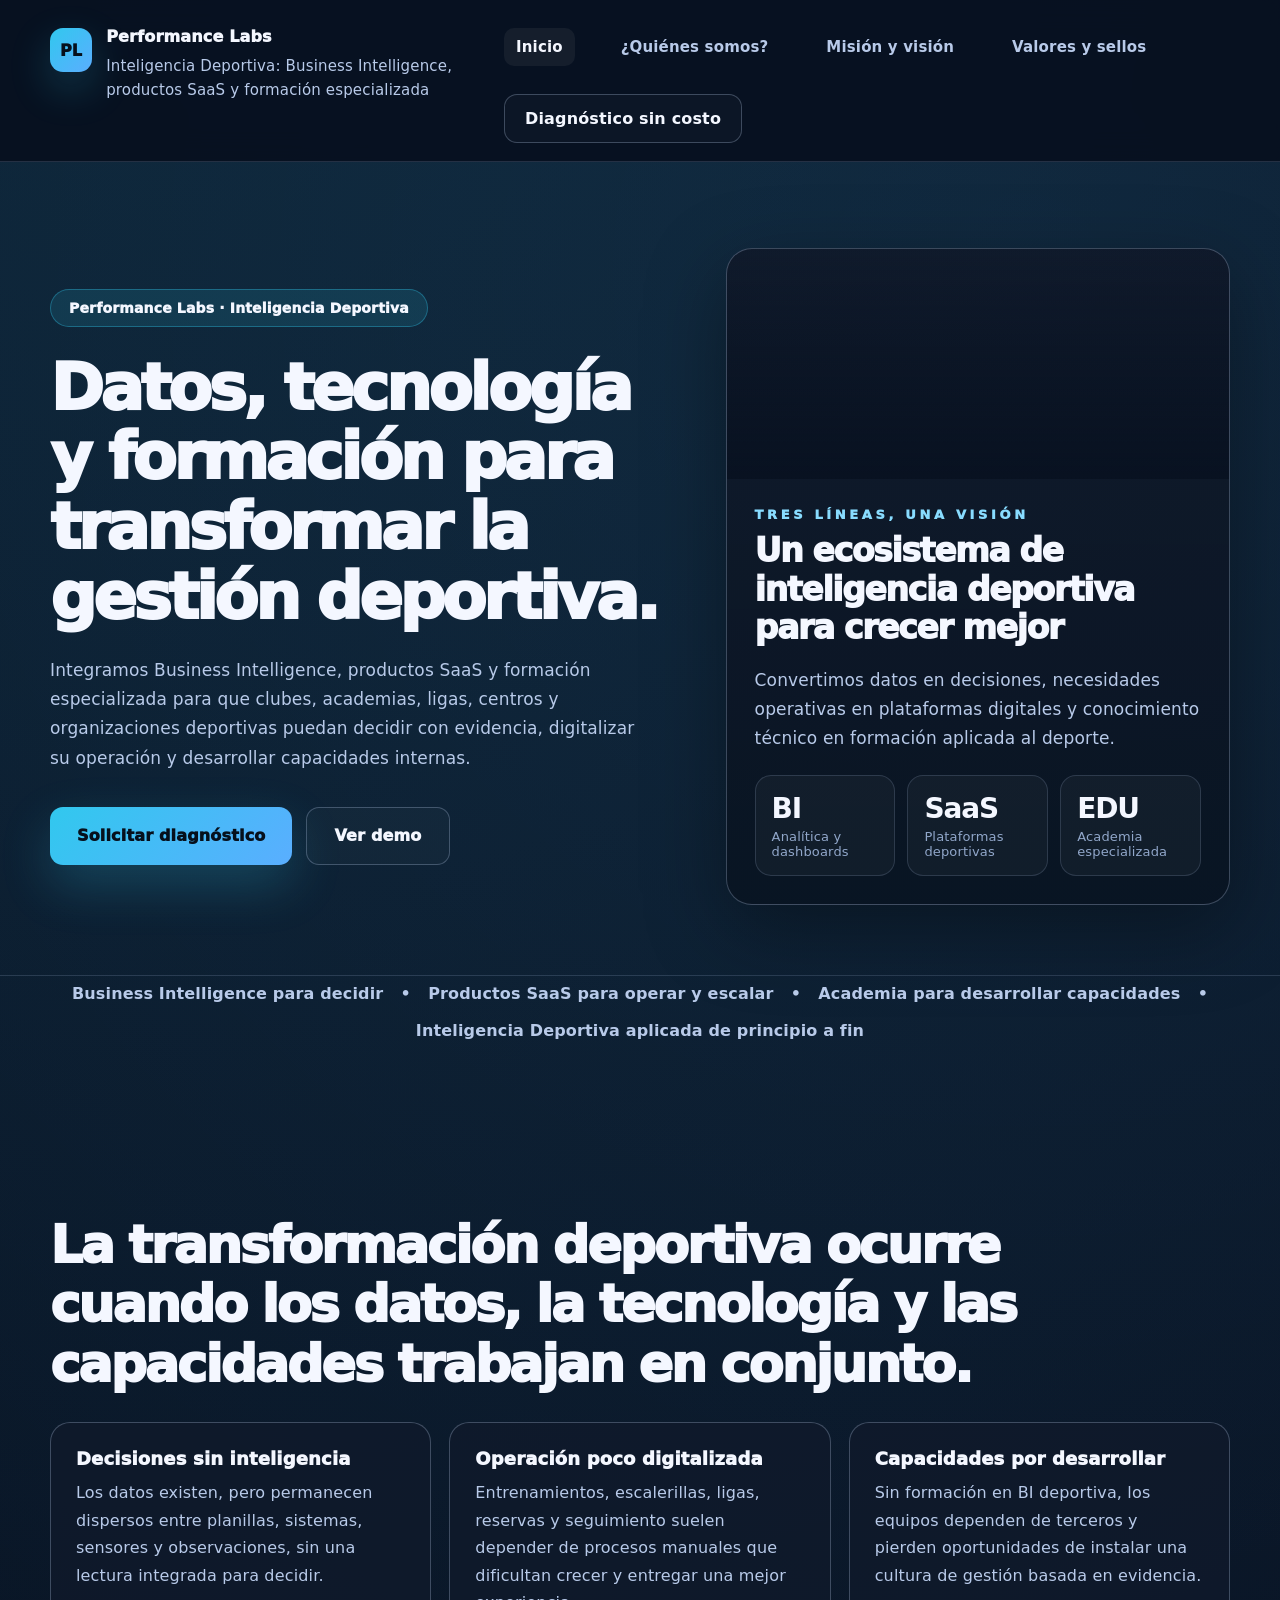
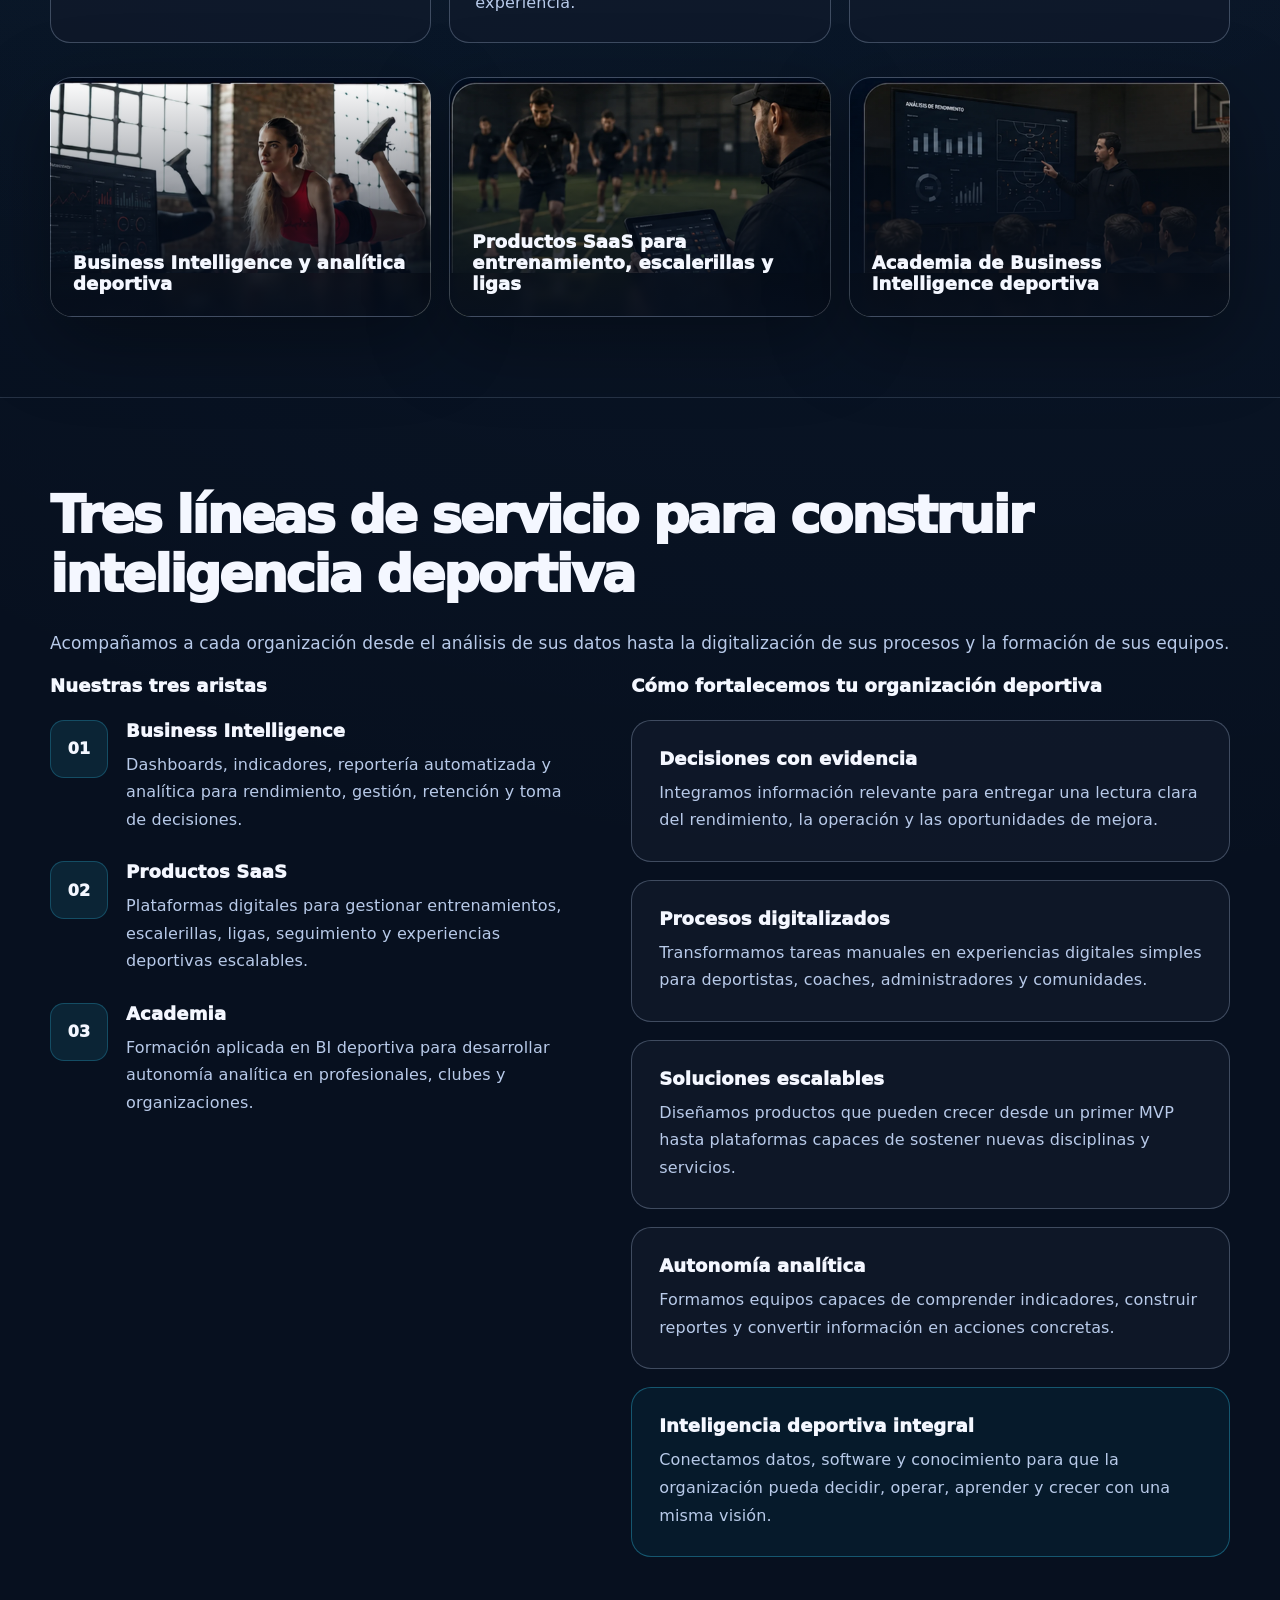
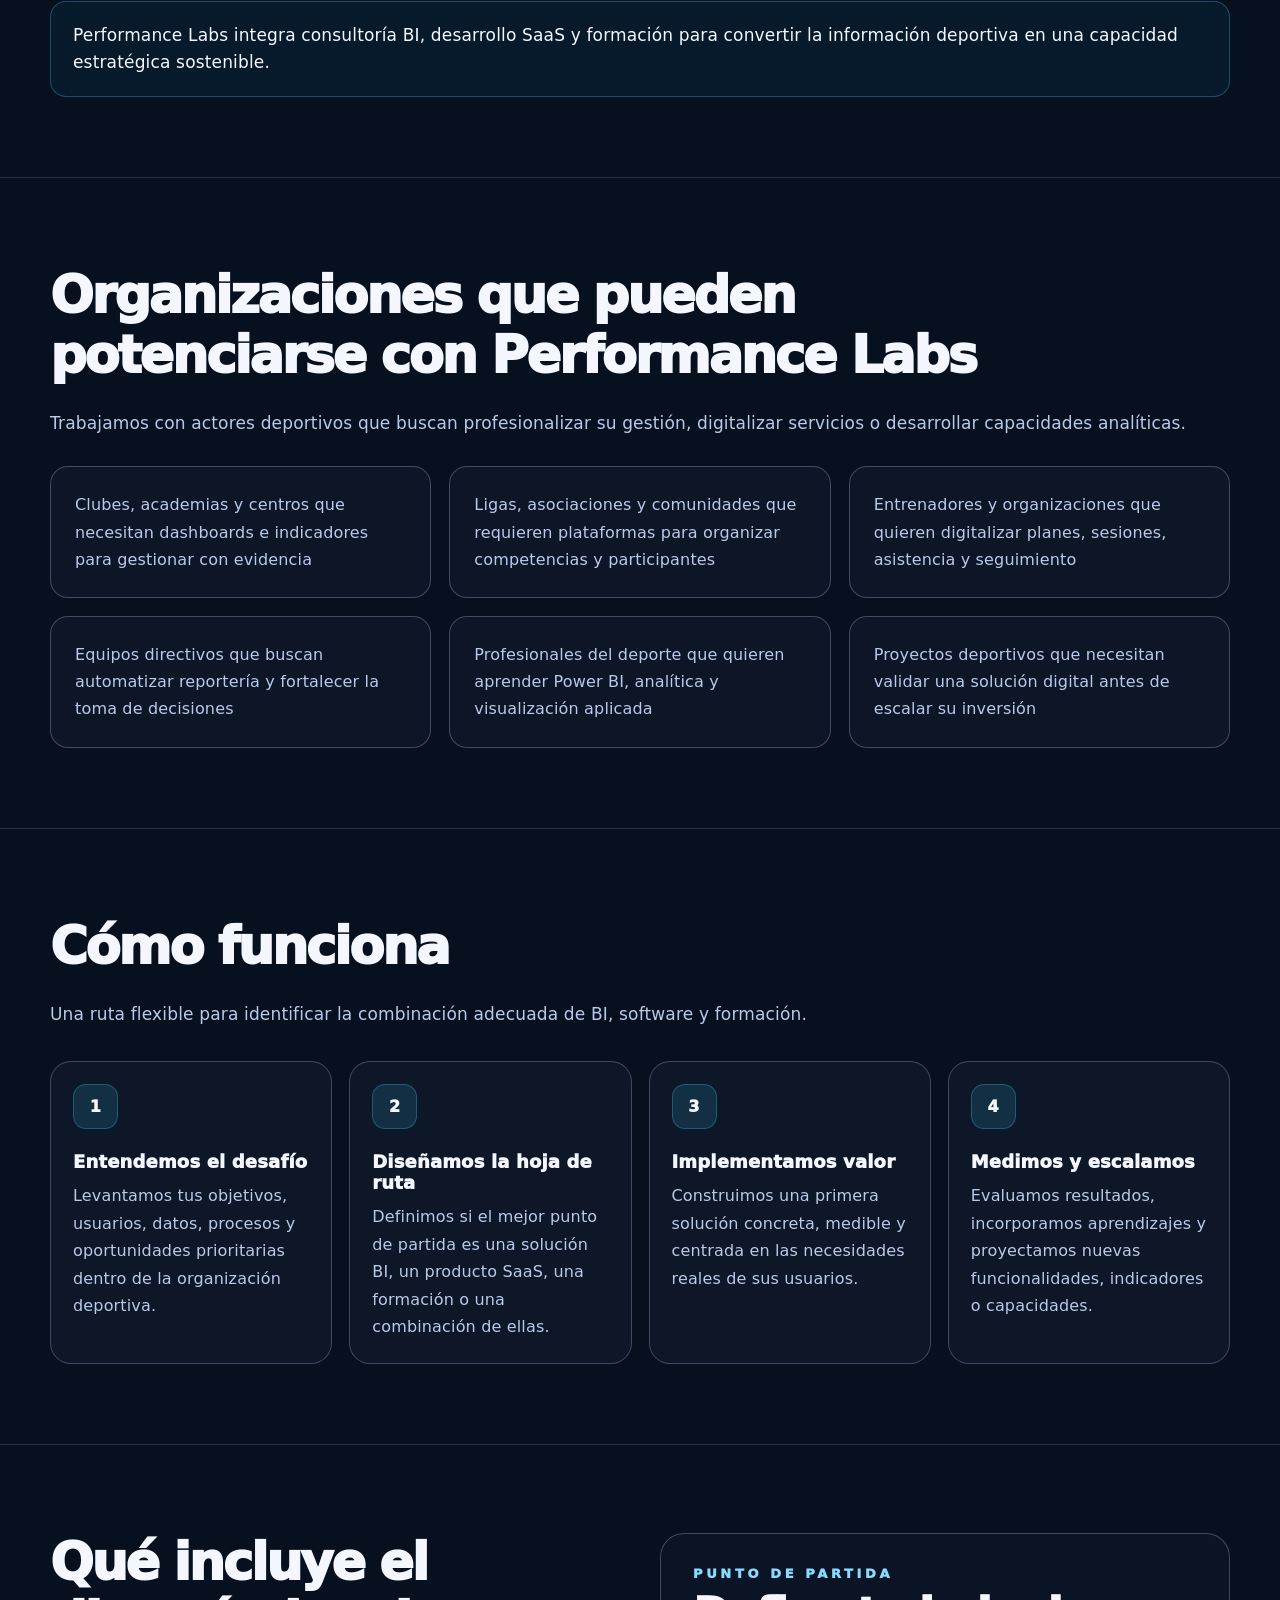
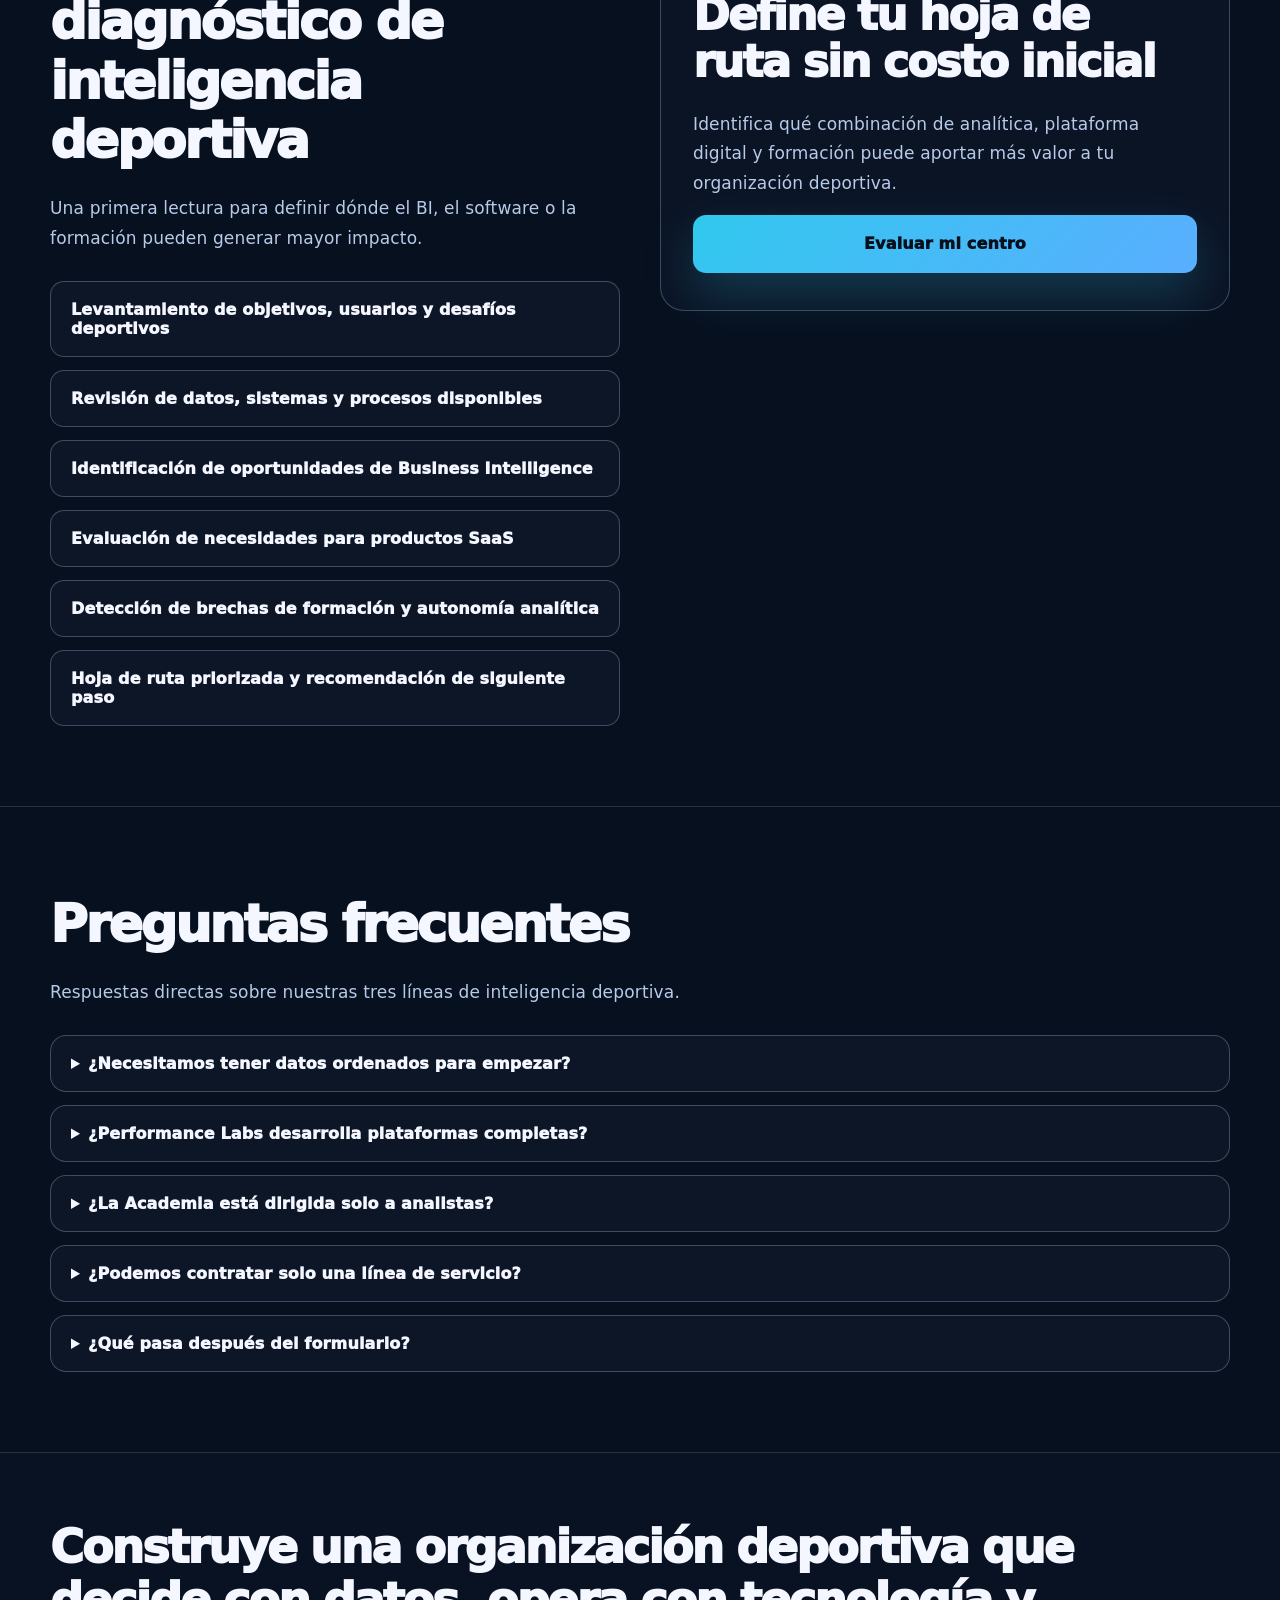
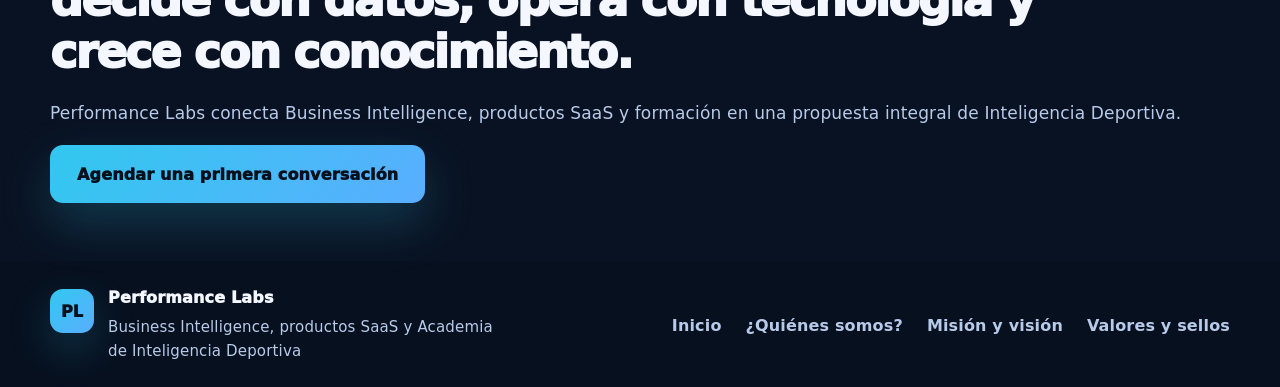
<file: index.html>
<!DOCTYPE html>
<html lang="es">
<head>
  <meta charset="UTF-8" />
  <meta name="viewport" content="width=device-width, initial-scale=1.0" />
  <meta name="description" content="Performance Labs es una empresa de Inteligencia Deportiva que integra Business Intelligence, productos SaaS y formación especializada para clubes, academias, ligas, centros y organizaciones deportivas." />
  <title>Performance Labs | Inteligencia Deportiva: BI, SaaS y Academia</title>

  <!-- Google Tag Manager -->
  <script>
    (function(w,d,s,l,i){
      w[l]=w[l]||[]; // Crea una mochila de eventos para medición.
      w[l].push({'gtm.start': new Date().getTime(),event:'gtm.js'}); // Marca cuándo comienza a cargar GTM.
      var f=d.getElementsByTagName(s)[0], // Busca el primer script de la página.
          j=d.createElement(s), // Crea el script de GTM.
          dl=l!='dataLayer'?'&l='+l:''; // Usa dataLayer por defecto o uno personalizado.
      j.async=true; // Carga GTM sin bloquear la página.
      j.src='https://www.googletagmanager.com/gtm.js?id=GTM-KS28BPPV'+dl; // Carga el contenedor real de GTM.
      f.parentNode.insertBefore(j,f); // Inserta GTM antes del primer script encontrado.
    })(window,document,'script','dataLayer','GTM-KS28BPPV'); // Ejecuta GTM con tu ID real.
  </script>
  <!-- End Google Tag Manager -->

  <style>
    :root{
      --bg:#07101f;
      --bg2:#0b1424;
      --card:#111a2b;
      --card2:#0d2130;
      --line:rgba(174,194,226,.18);
      --line2:rgba(174,194,226,.3);
      --text:#f4f7ff;
      --muted:#b8cae9;
      --muted2:#91a7ca;
      --cyan:#31c8ee;
      --blue:#5aaeff;
      --green:#67f5c8;
      --darkCyan:rgba(49,200,238,.12);
      --shadow:0 24px 80px rgba(0,0,0,.34);
      --max:1180px;
    }

    *{box-sizing:border-box}
    html{scroll-behavior:smooth}
    body{
      margin:0;
      font-family:Inter, ui-sans-serif, system-ui, -apple-system, BlinkMacSystemFont, "Segoe UI", sans-serif;
      background:
        radial-gradient(circle at 15% -5%, rgba(49,200,238,.11), transparent 32%),
        radial-gradient(circle at 80% 4%, rgba(90,174,255,.09), transparent 34%),
        var(--bg);
      color:var(--text);
      letter-spacing:.01em;
    }
    a{color:inherit;text-decoration:none}
    img{display:block;max-width:100%}
    .container{width:min(var(--max), calc(100% - 44px));margin:0 auto}

    .site-header{
      position:sticky;top:0;z-index:30;
      background:rgba(7,16,31,.92);
      backdrop-filter:blur(14px);
      border-bottom:1px solid var(--line);
    }
    .nav-wrap{
      width:min(var(--max), calc(100% - 44px));
      min-height:128px;
      margin:0 auto;
      display:grid;
      grid-template-columns:430px 1fr;
      align-items:start;
      gap:24px;
      padding:28px 0 18px;
    }
    .brand{display:flex;align-items:flex-start;gap:14px}
    .logo{
      width:44px;height:44px;border-radius:13px;
      display:grid;place-items:center;
      color:#06101c;font-weight:950;
      background:linear-gradient(135deg,var(--cyan),var(--blue));
      box-shadow:0 16px 42px rgba(49,200,238,.22)
    }
    .brand-title{display:block;font-weight:950;font-size:16px;line-height:1.1;margin-bottom:8px}
    .brand-subtitle{display:block;color:var(--muted);font-size:15px;line-height:1.6;max-width:390px}
    .nav-side{display:flex;flex-direction:column;align-items:flex-start;gap:28px}
    .nav-links{display:flex;align-items:center;gap:34px;color:var(--muted);font-weight:850;font-size:15px}
    .nav-links a{padding:10px 12px;border-radius:10px;transition:.2s ease}
    .nav-links a:hover,.nav-links a.active{color:var(--text);background:rgba(255,255,255,.055)}
    .top-cta{border:1px solid var(--line2);border-radius:13px;padding:14px 20px;font-weight:900;background:rgba(255,255,255,.025)}

    .section{border-bottom:1px solid var(--line)}
    .hero{padding:86px 0 70px}
    .hero-grid{display:grid;grid-template-columns:1.06fr .88fr;gap:68px;align-items:center}
    .eyebrow{display:inline-flex;align-items:center;border:1px solid rgba(49,200,238,.34);background:var(--darkCyan);padding:10px 18px;border-radius:999px;font-weight:950;font-size:14px;margin-bottom:26px}
    h1,h2,h3,p{margin-top:0}
    h1{font-size:clamp(42px,5.05vw,72px);line-height:1.08;letter-spacing:-.055em;margin-bottom:24px;font-weight:950;max-width:760px}
    h2{font-size:clamp(34px,4vw,52px);line-height:1.16;letter-spacing:-.045em;font-weight:950;margin-bottom:24px;max-width:990px}
    h3{font-size:18px;font-weight:950;margin-bottom:10px}
    p{color:var(--muted);font-size:17px;line-height:1.72}
    .lead{max-width:760px;margin-bottom:34px}
    .hero-actions{display:flex;gap:14px;flex-wrap:wrap;align-items:center;margin-top:26px}
    .primary-button,.secondary-button{display:inline-flex;align-items:center;justify-content:center;min-height:58px;padding:0 27px;border-radius:13px;font-weight:950;transition:.18s ease}
    .primary-button{background:linear-gradient(135deg,var(--cyan),var(--blue));color:#06101c;box-shadow:0 20px 50px rgba(49,200,238,.22)}
    .primary-button:hover{transform:translateY(-1px);box-shadow:0 24px 60px rgba(49,200,238,.28)}
    .secondary-button{background:rgba(255,255,255,.025);border:1px solid var(--line2);color:var(--text)}
    .secondary-button:hover{border-color:rgba(49,200,238,.58);background:rgba(49,200,238,.08)}

    .bi-card{
      border:1px solid var(--line2);
      border-radius:26px;
      background:linear-gradient(180deg,rgba(17,26,43,.9),rgba(9,20,34,.94));
      box-shadow:var(--shadow);
      overflow:hidden;
    }
    .bi-image{
      min-height:230px;
      background:
        linear-gradient(180deg,rgba(7,16,31,.1),rgba(7,16,31,.82)),
        url('https://images.unsplash.com/photo-1517649763962-0c623066013b?auto=format&fit=crop&w=1200&q=80') center/cover;
    }
    .bi-card-body{padding:28px}
    .card-kicker{color:#88dcff;font-size:13px;font-weight:950;letter-spacing:.28em;text-transform:uppercase;margin-bottom:10px}
    .bi-card h2{font-size:clamp(26px,2.6vw,40px);line-height:1.16;margin-bottom:18px}
    .metric-row{display:grid;grid-template-columns:repeat(3,1fr);gap:12px;margin-top:22px}
    .metric{border:1px solid var(--line);border-radius:16px;background:rgba(255,255,255,.035);padding:16px}
    .metric strong{display:block;font-size:28px;letter-spacing:-.04em}
    .metric span{display:block;color:var(--muted2);font-size:13px;margin-top:4px}

    .center-line{text-align:center;color:var(--muted);font-size:16px;font-weight:850;line-height:2.3;padding:0 0 78px}
    .proof-grid{display:grid;grid-template-columns:repeat(4,1fr);gap:16px;margin-top:34px}
    .proof{border:1px solid rgba(49,200,238,.28);background:rgba(6,35,55,.55);border-radius:14px;padding:18px;font-weight:950}

    .problem,.enable,.fit,.steps,.diagnosis,.faq{padding:88px 0 80px}
    .problem-cards{display:grid;grid-template-columns:repeat(3,1fr);gap:18px;margin-top:28px}
    .small-card{border:1px solid var(--line2);background:rgba(17,26,43,.75);border-radius:20px;padding:25px;min-height:165px}
    .small-card p{font-size:16px;margin-bottom:0}

    .image-band{display:grid;grid-template-columns:1fr 1fr 1fr;gap:18px;margin-top:34px}
    .photo-card{min-height:240px;border-radius:22px;border:1px solid var(--line2);overflow:hidden;position:relative;background:#111a2b;box-shadow:var(--shadow)}
    .photo-card::after{content:"";position:absolute;inset:0;background:linear-gradient(180deg,transparent,rgba(7,16,31,.88))}
    .photo-card.one{background-image:url('[data-uri]');background-position:center 42%;background-size:cover;background-repeat:no-repeat}
    .photo-card.two{background-image:url('[data-uri]');background-position:center 45%;background-size:cover;background-repeat:no-repeat}
    .photo-card.three{background-image:url('[data-uri]');background-position:center 40%;background-size:cover;background-repeat:no-repeat}
    .photo-label{position:absolute;z-index:2;left:22px;right:22px;bottom:22px;font-weight:950;font-size:18px}

    .two-col{display:grid;grid-template-columns:.9fr 1.05fr;gap:68px;align-items:start}
    .number-list{display:grid;gap:28px}
    .number-item{display:grid;grid-template-columns:58px 1fr;gap:18px;align-items:start}
    .number-box{width:58px;height:58px;border-radius:14px;display:grid;place-items:center;background:rgba(49,200,238,.11);border:1px solid rgba(49,200,238,.25);font-weight:950}
    .number-item p{font-size:16px;margin-bottom:0}
    .benefit-stack{display:grid;gap:18px}
    .benefit-card{border:1px solid var(--line2);border-radius:20px;background:rgba(17,26,43,.78);padding:27px}
    .benefit-card.highlight{border-color:rgba(49,200,238,.35);background:rgba(6,35,55,.54)}
    .benefit-card p{font-size:16px;margin-bottom:0}
    .notice{margin:44px auto 0;border:1px solid rgba(49,200,238,.32);background:rgba(6,35,55,.55);border-radius:16px;font-size:17px;line-height:1.6;padding:20px 22px}

    .fit-grid{display:grid;grid-template-columns:repeat(3,1fr);gap:18px;margin-top:28px}
    .fit-box{border:1px solid var(--line2);background:rgba(17,26,43,.72);border-radius:18px;color:var(--muted);font-size:16px;line-height:1.7;padding:24px;min-height:96px}
    .steps-grid{display:grid;grid-template-columns:repeat(4,1fr);gap:17px;margin-top:32px}
    .step-card{border:1px solid var(--line2);background:rgba(17,26,43,.75);border-radius:21px;padding:22px;min-height:235px}
    .step-num{width:45px;height:45px;border-radius:13px;display:grid;place-items:center;background:rgba(49,200,238,.14);border:1px solid rgba(49,200,238,.3);font-weight:950;margin-bottom:22px}
    .step-card p{font-size:16px;margin-bottom:0}

    .diagnosis-grid{display:grid;grid-template-columns:.95fr .95fr;gap:40px;align-items:start}
    .accordion-list{display:grid;gap:13px;margin-top:28px}
    .accordion-row{border:1px solid var(--line2);background:rgba(17,26,43,.72);border-radius:14px;padding:18px 20px;font-weight:950}
    .offer-card{border:1px solid var(--line2);border-radius:24px;background:rgba(13,23,40,.78);min-height:378px;padding:32px}
    .offer-card h2{font-size:clamp(34px,3.45vw,48px);line-height:1.08;letter-spacing:-.045em}
    .offer-card .primary-button{width:100%}
    .faq-list{display:grid;gap:13px;margin-top:28px}
    details{border:1px solid var(--line2);border-radius:16px;background:rgba(17,26,43,.72);padding:18px 20px}
    summary{cursor:pointer;font-weight:950;list-style-position:inside}
    details p{font-size:16px;margin:14px 0 0 22px}
    .final-cta{padding:68px 0 58px;background:rgba(13,23,40,.42)}
    .final-cta h2{font-size:clamp(34px,3.6vw,52px);line-height:1.14;letter-spacing:-.045em;margin-bottom:20px;font-weight:950;max-width:1120px}
    .site-footer{background:#07101f;padding:28px 0 24px}
    .footer-grid{display:flex;align-items:center;justify-content:space-between;gap:24px}
    .footer-links{display:flex;gap:24px;color:var(--muted);font-weight:850}

    @media (max-width:980px){
      .nav-wrap,.hero-grid,.two-col,.diagnosis-grid{grid-template-columns:1fr}
      .nav-wrap{min-height:auto}
      .problem-cards,.fit-grid,.steps-grid,.proof-grid,.image-band{grid-template-columns:1fr 1fr}
    }
    @media (max-width:680px){
      .nav-links,.footer-grid,.footer-links{flex-wrap:wrap}
      .problem-cards,.fit-grid,.steps-grid,.proof-grid,.image-band,.metric-row{grid-template-columns:1fr}
      .hero{padding-top:48px}
      .container,.nav-wrap{width:min(100% - 28px,var(--max))}
    }
  </style>
</head>
<body>
  <!-- Google Tag Manager (noscript) -->
  <noscript><iframe src="https://www.googletagmanager.com/ns.html?id=GTM-KS28BPPV" height="0" width="0" style="display:none;visibility:hidden"></iframe></noscript>
  <!-- End Google Tag Manager (noscript) -->

  <header class="site-header">
    <div class="nav-wrap">
      <a class="brand" href="index.html" aria-label="Performance Labs">
        <span class="logo">PL</span>
        <span>
          <span class="brand-title">Performance Labs</span>
          <span class="brand-subtitle">Inteligencia Deportiva: Business Intelligence, productos SaaS y formación especializada</span>
        </span>
      </a>
      <div class="nav-side">
        <nav class="nav-links" aria-label="Navegación principal">
          <a class="active" href="index.html">Inicio</a>
          <a href="quienes-somos.html">¿Quiénes somos?</a>
          <a href="mision-vision.html">Misión y visión</a>
          <a href="valores-sellos.html">Valores y sellos</a>
        </nav>
        <a class="top-cta" href="https://forms.gle/euswJzYcN6MjkFT76" target="_blank" rel="noopener noreferrer">Diagnóstico sin costo</a>
      </div>
    </div>
  </header>

  <main>
    <section class="section hero">
      <div class="container hero-grid">
        <div>
          <span class="eyebrow">Performance Labs · Inteligencia Deportiva</span>
          <h1>Datos, tecnología y formación para transformar la gestión deportiva.</h1>
          <p class="lead">Integramos Business Intelligence, productos SaaS y formación especializada para que clubes, academias, ligas, centros y organizaciones deportivas puedan decidir con evidencia, digitalizar su operación y desarrollar capacidades internas.</p>
          <div class="hero-actions">
            <a class="primary-button" href="https://forms.gle/euswJzYcN6MjkFT76" target="_blank" rel="noopener noreferrer">Solicitar diagnóstico</a>
            <a class="secondary-button" href="demo/" target="_blank" rel="noopener noreferrer">Ver demo</a>
          </div>
        </div>
        <aside class="bi-card">
          <div class="bi-image"></div>
          <div class="bi-card-body">
            <div class="card-kicker">Tres líneas, una visión</div>
            <h2>Un ecosistema de inteligencia deportiva para crecer mejor</h2>
            <p>Convertimos datos en decisiones, necesidades operativas en plataformas digitales y conocimiento técnico en formación aplicada al deporte.</p>
            <div class="metric-row">
              <div class="metric"><strong>BI</strong><span>Analítica y dashboards</span></div>
              <div class="metric"><strong>SaaS</strong><span>Plataformas deportivas</span></div>
              <div class="metric"><strong>EDU</strong><span>Academia especializada</span></div>
            </div>
          </div>
        </aside>
      </div>
    </section>

    <div class="container center-line">
      Business Intelligence para decidir &nbsp; • &nbsp; Productos SaaS para operar y escalar &nbsp; • &nbsp; Academia para desarrollar capacidades &nbsp; •<br>
      Inteligencia Deportiva aplicada de principio a fin
    </div>

    <section class="section problem">
      <div class="container">
        <h2>La transformación deportiva ocurre cuando los datos, la tecnología y las capacidades trabajan en conjunto.</h2>
        <div class="problem-cards">
          <article class="small-card"><h3>Decisiones sin inteligencia</h3><p>Los datos existen, pero permanecen dispersos entre planillas, sistemas, sensores y observaciones, sin una lectura integrada para decidir.</p></article>
          <article class="small-card"><h3>Operación poco digitalizada</h3><p>Entrenamientos, escalerillas, ligas, reservas y seguimiento suelen depender de procesos manuales que dificultan crecer y entregar una mejor experiencia.</p></article>
          <article class="small-card"><h3>Capacidades por desarrollar</h3><p>Sin formación en BI deportiva, los equipos dependen de terceros y pierden oportunidades de instalar una cultura de gestión basada en evidencia.</p></article>
        </div>
        <div class="image-band">
          <div class="photo-card one" role="img" aria-label="Analítica de rendimiento y Business Intelligence aplicada al deporte"><div class="photo-label">Business Intelligence y analítica deportiva</div></div>
          <div class="photo-card two" role="img" aria-label="Plataforma SaaS para gestionar entrenamientos, escalerillas y ligas deportivas"><div class="photo-label">Productos SaaS para entrenamiento, escalerillas y ligas</div></div>
          <div class="photo-card three" role="img" aria-label="Formación especializada en Business Intelligence y analítica deportiva"><div class="photo-label">Academia de Business Intelligence deportiva</div></div>
        </div>
      </div>
    </section>

    <section class="section enable">
      <div class="container">
        <h2>Tres líneas de servicio para construir inteligencia deportiva</h2>
        <p class="section-lead">Acompañamos a cada organización desde el análisis de sus datos hasta la digitalización de sus procesos y la formación de sus equipos.</p>
        <div class="two-col">
          <div>
            <h3 style="margin:0 0 24px;font-size:18px;font-weight:950;">Nuestras tres aristas</h3>
            <div class="number-list">
              <div class="number-item"><div class="number-box">01</div><div><h3>Business Intelligence</h3><p>Dashboards, indicadores, reportería automatizada y analítica para rendimiento, gestión, retención y toma de decisiones.</p></div></div>
              <div class="number-item"><div class="number-box">02</div><div><h3>Productos SaaS</h3><p>Plataformas digitales para gestionar entrenamientos, escalerillas, ligas, seguimiento y experiencias deportivas escalables.</p></div></div>
              <div class="number-item"><div class="number-box">03</div><div><h3>Academia</h3><p>Formación aplicada en BI deportiva para desarrollar autonomía analítica en profesionales, clubes y organizaciones.</p></div></div>
            </div>
          </div>
          <div>
            <h3 style="margin:0 0 24px;font-size:18px;font-weight:950;">Cómo fortalecemos tu organización deportiva</h3>
            <div class="benefit-stack">
              <article class="benefit-card"><h3>Decisiones con evidencia</h3><p>Integramos información relevante para entregar una lectura clara del rendimiento, la operación y las oportunidades de mejora.</p></article>
              <article class="benefit-card"><h3>Procesos digitalizados</h3><p>Transformamos tareas manuales en experiencias digitales simples para deportistas, coaches, administradores y comunidades.</p></article>
              <article class="benefit-card"><h3>Soluciones escalables</h3><p>Diseñamos productos que pueden crecer desde un primer MVP hasta plataformas capaces de sostener nuevas disciplinas y servicios.</p></article>
              <article class="benefit-card"><h3>Autonomía analítica</h3><p>Formamos equipos capaces de comprender indicadores, construir reportes y convertir información en acciones concretas.</p></article>
              <article class="benefit-card highlight"><h3>Inteligencia deportiva integral</h3><p>Conectamos datos, software y conocimiento para que la organización pueda decidir, operar, aprender y crecer con una misma visión.</p></article>
            </div>
          </div>
        </div>
        <div class="notice">Performance Labs integra consultoría BI, desarrollo SaaS y formación para convertir la información deportiva en una capacidad estratégica sostenible.</div>
      </div>
    </section>

    <section class="section fit">
      <div class="container">
        <h2>Organizaciones que pueden potenciarse con Performance Labs</h2>
        <p>Trabajamos con actores deportivos que buscan profesionalizar su gestión, digitalizar servicios o desarrollar capacidades analíticas.</p>
        <div class="fit-grid">
          <div class="fit-box">Clubes, academias y centros que necesitan dashboards e indicadores para gestionar con evidencia</div>
          <div class="fit-box">Ligas, asociaciones y comunidades que requieren plataformas para organizar competencias y participantes</div>
          <div class="fit-box">Entrenadores y organizaciones que quieren digitalizar planes, sesiones, asistencia y seguimiento</div>
          <div class="fit-box">Equipos directivos que buscan automatizar reportería y fortalecer la toma de decisiones</div>
          <div class="fit-box">Profesionales del deporte que quieren aprender Power BI, analítica y visualización aplicada</div>
          <div class="fit-box">Proyectos deportivos que necesitan validar una solución digital antes de escalar su inversión</div>
        </div>
      </div>
    </section>

    <section class="section steps">
      <div class="container">
        <h2>Cómo funciona</h2>
        <p class="section-lead" style="margin-bottom:0;">Una ruta flexible para identificar la combinación adecuada de BI, software y formación.</p>
        <div class="steps-grid">
          <article class="step-card"><div class="step-num">1</div><h3>Entendemos el desafío</h3><p>Levantamos tus objetivos, usuarios, datos, procesos y oportunidades prioritarias dentro de la organización deportiva.</p></article>
          <article class="step-card"><div class="step-num">2</div><h3>Diseñamos la hoja de ruta</h3><p>Definimos si el mejor punto de partida es una solución BI, un producto SaaS, una formación o una combinación de ellas.</p></article>
          <article class="step-card"><div class="step-num">3</div><h3>Implementamos valor</h3><p>Construimos una primera solución concreta, medible y centrada en las necesidades reales de sus usuarios.</p></article>
          <article class="step-card"><div class="step-num">4</div><h3>Medimos y escalamos</h3><p>Evaluamos resultados, incorporamos aprendizajes y proyectamos nuevas funcionalidades, indicadores o capacidades.</p></article>
        </div>
      </div>
    </section>

    <section id="diagnostico" class="section diagnosis">
      <div class="container diagnosis-grid">
        <div>
          <h2>Qué incluye el diagnóstico de inteligencia deportiva</h2>
          <p class="section-lead" style="margin-bottom:0;">Una primera lectura para definir dónde el BI, el software o la formación pueden generar mayor impacto.</p>
          <div class="accordion-list">
            <div class="accordion-row">Levantamiento de objetivos, usuarios y desafíos deportivos</div>
            <div class="accordion-row">Revisión de datos, sistemas y procesos disponibles</div>
            <div class="accordion-row">Identificación de oportunidades de Business Intelligence</div>
            <div class="accordion-row">Evaluación de necesidades para productos SaaS</div>
            <div class="accordion-row">Detección de brechas de formación y autonomía analítica</div>
            <div class="accordion-row">Hoja de ruta priorizada y recomendación de siguiente paso</div>
          </div>
        </div>
        <aside class="offer-card">
          <div class="card-kicker">Punto de partida</div>
          <h2>Define tu hoja de ruta sin costo inicial</h2>
          <p>Identifica qué combinación de analítica, plataforma digital y formación puede aportar más valor a tu organización deportiva.</p>
          <a class="primary-button" href="https://forms.gle/euswJzYcN6MjkFT76" target="_blank" rel="noopener noreferrer">Evaluar mi centro</a>
        </aside>
      </div>
    </section>

    <section class="section faq">
      <div class="container">
        <h2>Preguntas frecuentes</h2>
        <p class="section-lead" style="margin-bottom:0;">Respuestas directas sobre nuestras tres líneas de inteligencia deportiva.</p>
        <div class="faq-list">
          <details><summary>¿Necesitamos tener datos ordenados para empezar?</summary><p>No. Podemos partir desde planillas, sistemas existentes o procesos manuales y definir una ruta gradual de mejora.</p></details>
          <details><summary>¿Performance Labs desarrolla plataformas completas?</summary><p>Sí. Diseñamos productos SaaS deportivos, desde un MVP validable hasta soluciones escalables para entrenamiento, escalerillas, ligas y seguimiento.</p></details>
          <details><summary>¿La Academia está dirigida solo a analistas?</summary><p>No. La formación puede adaptarse a entrenadores, gestores, directivos, estudiantes y equipos que necesiten aplicar BI al contexto deportivo.</p></details>
          <details><summary>¿Podemos contratar solo una línea de servicio?</summary><p>Sí. Cada organización puede comenzar por BI, SaaS o Academia y luego integrar las demás líneas cuando exista una necesidad concreta.</p></details>
          <details><summary>¿Qué pasa después del formulario?</summary><p>Revisamos la información y coordinamos una conversación para entender el desafío y recomendar el punto de partida más conveniente.</p></details>
        </div>
      </div>
    </section>

    <section class="final-cta">
      <div class="container">
        <h2>Construye una organización deportiva que decide con datos, opera con tecnología y crece con conocimiento.</h2>
        <p>Performance Labs conecta Business Intelligence, productos SaaS y formación en una propuesta integral de Inteligencia Deportiva.</p>
        <a class="primary-button" href="https://forms.gle/euswJzYcN6MjkFT76" target="_blank" rel="noopener noreferrer">Agendar una primera conversación</a>
      </div>
    </section>
  </main>

  <footer class="site-footer">
    <div class="container footer-grid">
      <a class="brand" href="index.html" aria-label="Performance Labs">
        <span class="logo">PL</span>
        <span><span class="brand-title">Performance Labs</span><span class="brand-subtitle">Business Intelligence, productos SaaS y Academia de Inteligencia Deportiva</span></span>
      </a>
      <nav class="footer-links" aria-label="Navegación del pie de página">
        <a href="index.html">Inicio</a>
        <a href="quienes-somos.html">¿Quiénes somos?</a>
        <a href="mision-vision.html">Misión y visión</a>
        <a href="valores-sellos.html">Valores y sellos</a>
      </nav>
    </div>
  </footer>
</body>
</html>
</file>
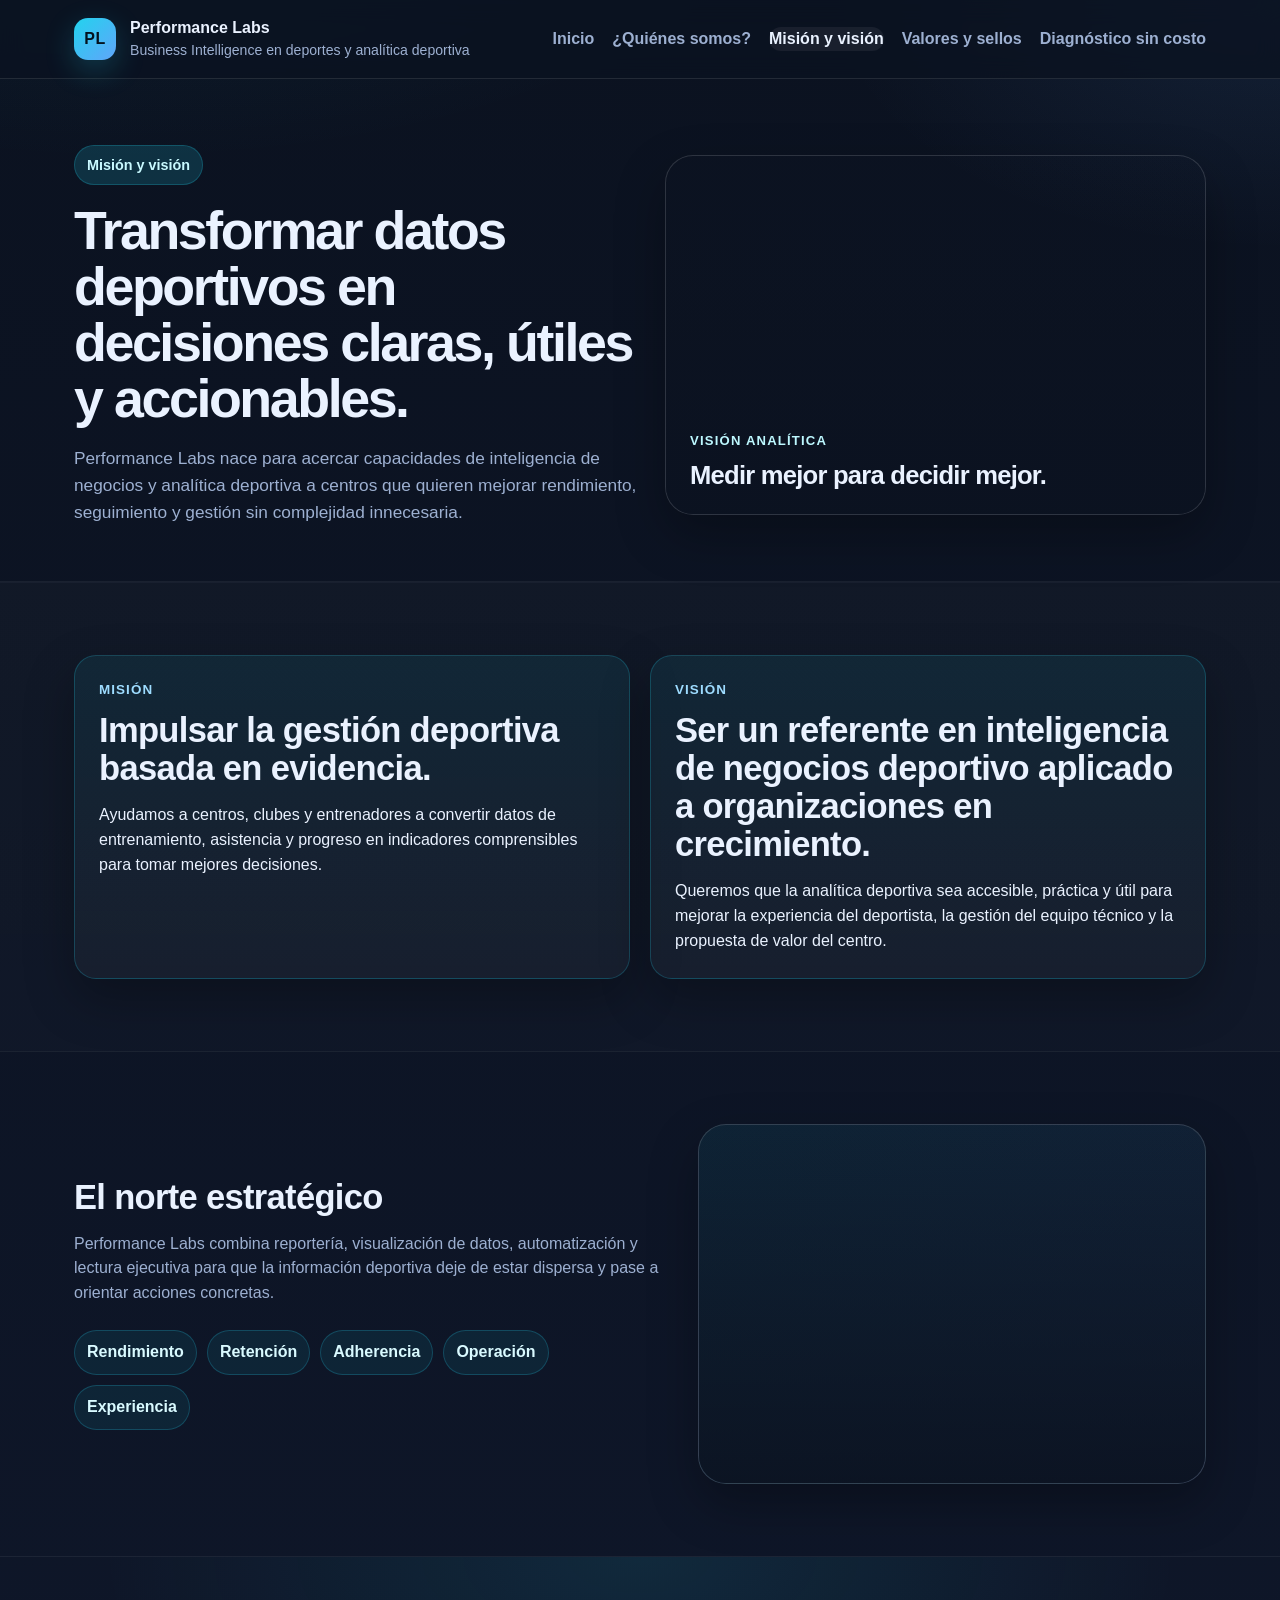
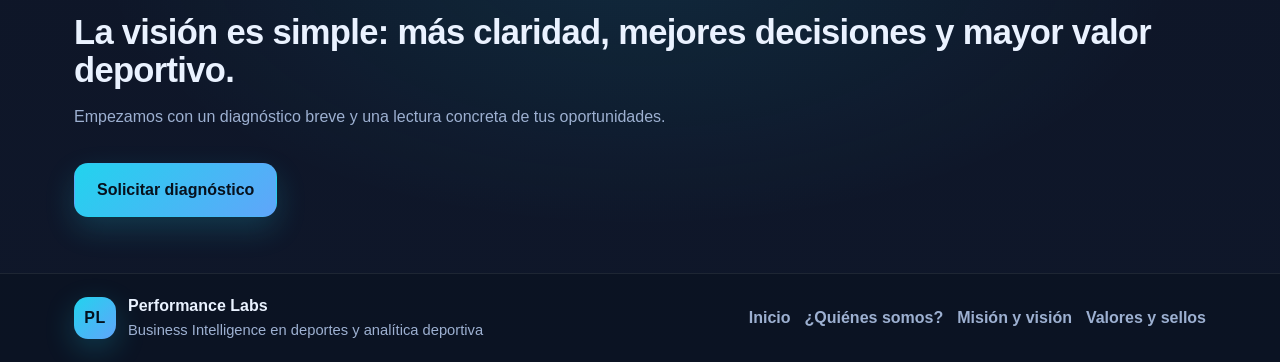
<file: mision-vision.html>
<!doctype html>
<html lang="es">
<head>
  <meta charset="utf-8" />
  <meta name="viewport" content="width=device-width,initial-scale=1" />
  <title>Misión y visión | Performance Labs</title>
  <meta name="description" content="Misión y visión de Performance Labs orientadas a BI deportivo y analítica deportiva." />
  <meta name="theme-color" content="#0B1220" />
  <link rel="stylesheet" href="./styles.css" />
</head>
<body>
  <a class="skip" href="#main">Saltar al contenido</a>
  <header class="topbar">
    <div class="container topbar__inner">
      <a href="./index.html" class="brand" aria-label="Ir al inicio">
        <div class="brand__mark">PL</div>
        <div>
          <div class="brand__name">Performance Labs</div>
          <div class="brand__tag">Business Intelligence en deportes y analítica deportiva</div>
        </div>
      </a>
      <nav class="nav" aria-label="Navegación principal">
        <a href="./index.html" data-page="index.html">Inicio</a>
        <a href="./quienes-somos.html" data-page="quienes-somos.html">¿Quiénes somos?</a>
        <a href="./mision-vision.html" data-page="mision-vision.html" class="active">Misión y visión</a>
        <a href="./valores-sellos.html" data-page="valores-sellos.html">Valores y sellos</a>
        <a class="nav__cta" href="https://forms.gle/euswJzYcN6MjkFT76" target="_blank" rel="noopener">Diagnóstico sin costo</a>
      </nav>
    </div>
  </header>

  <main id="main">

    <section class="page-hero page-hero--compact">
      <div class="container page-hero__grid">
        <div>
          <div class="badge">Misión y visión</div>
          <h1>Transformar datos deportivos en decisiones claras, útiles y accionables.</h1>
          <p class="lead">Performance Labs nace para acercar capacidades de inteligencia de negocios y analítica deportiva a centros que quieren mejorar rendimiento, seguimiento y gestión sin complejidad innecesaria.</p>
        </div>
        <aside class="visual-card visual-card--track">
          <div class="visual-card__overlay">
            <span>Visión analítica</span>
            <strong>Medir mejor para decidir mejor.</strong>
          </div>
        </aside>
      </div>
    </section>

    <section class="section section--soft">
      <div class="container compact-grid">
        <article class="content-box content-box--featured">
          <div class="eyebrow">Misión</div>
          <h2>Impulsar la gestión deportiva basada en evidencia.</h2>
          <p>Ayudamos a centros, clubes y entrenadores a convertir datos de entrenamiento, asistencia y progreso en indicadores comprensibles para tomar mejores decisiones.</p>
        </article>

        <article class="content-box content-box--featured">
          <div class="eyebrow">Visión</div>
          <h2>Ser un referente en inteligencia de negocios deportivo aplicado a organizaciones en crecimiento.</h2>
          <p>Queremos que la analítica deportiva sea accesible, práctica y útil para mejorar la experiencia del deportista, la gestión del equipo técnico y la propuesta de valor del centro.</p>
        </article>
      </div>
    </section>

    <section class="section">
      <div class="container image-text-grid image-text-grid--reverse">
        <div>
          <h2>El norte estratégico</h2>
          <p class="muted">Performance Labs combina reportería, visualización de datos, automatización y lectura ejecutiva para que la información deportiva deje de estar dispersa y pase a orientar acciones concretas.</p>
          <div class="tag-row">
            <span>Rendimiento</span>
            <span>Retención</span>
            <span>Adherencia</span>
            <span>Operación</span>
            <span>Experiencia</span>
          </div>
        </div>
        <div class="visual-card visual-card--analysis"></div>
      </div>
    </section>

    <section class="final">
      <div class="container final__grid">
        <div>
          <h2>La visión es simple: más claridad, mejores decisiones y mayor valor deportivo.</h2>
          <p class="muted">Empezamos con un diagnóstico breve y una lectura concreta de tus oportunidades.</p>
        </div>
        <div class="final__cta">
          <a class="btn btn--primary btn--large" href="https://forms.gle/euswJzYcN6MjkFT76" target="_blank" rel="noopener">Solicitar diagnóstico</a>
        </div>
      </div>
    </section>

  </main>

  <footer class="footer">
    <div class="container footer__inner">
      <div class="footer__left">
        <div class="footer__mark">PL</div>
        <div>
          <div class="footer__brand">Performance Labs</div>
          <div class="muted--small">Business Intelligence en deportes y analítica deportiva</div>
        </div>
      </div>
      <div class="footer__right">
        <a href="./index.html">Inicio</a>
        <a href="./quienes-somos.html">¿Quiénes somos?</a>
        <a href="./mision-vision.html">Misión y visión</a>
        <a href="./valores-sellos.html">Valores y sellos</a>
      </div>
    </div>
  </footer>

  <script src="./app.js"></script>
</body>
</html>
</file>
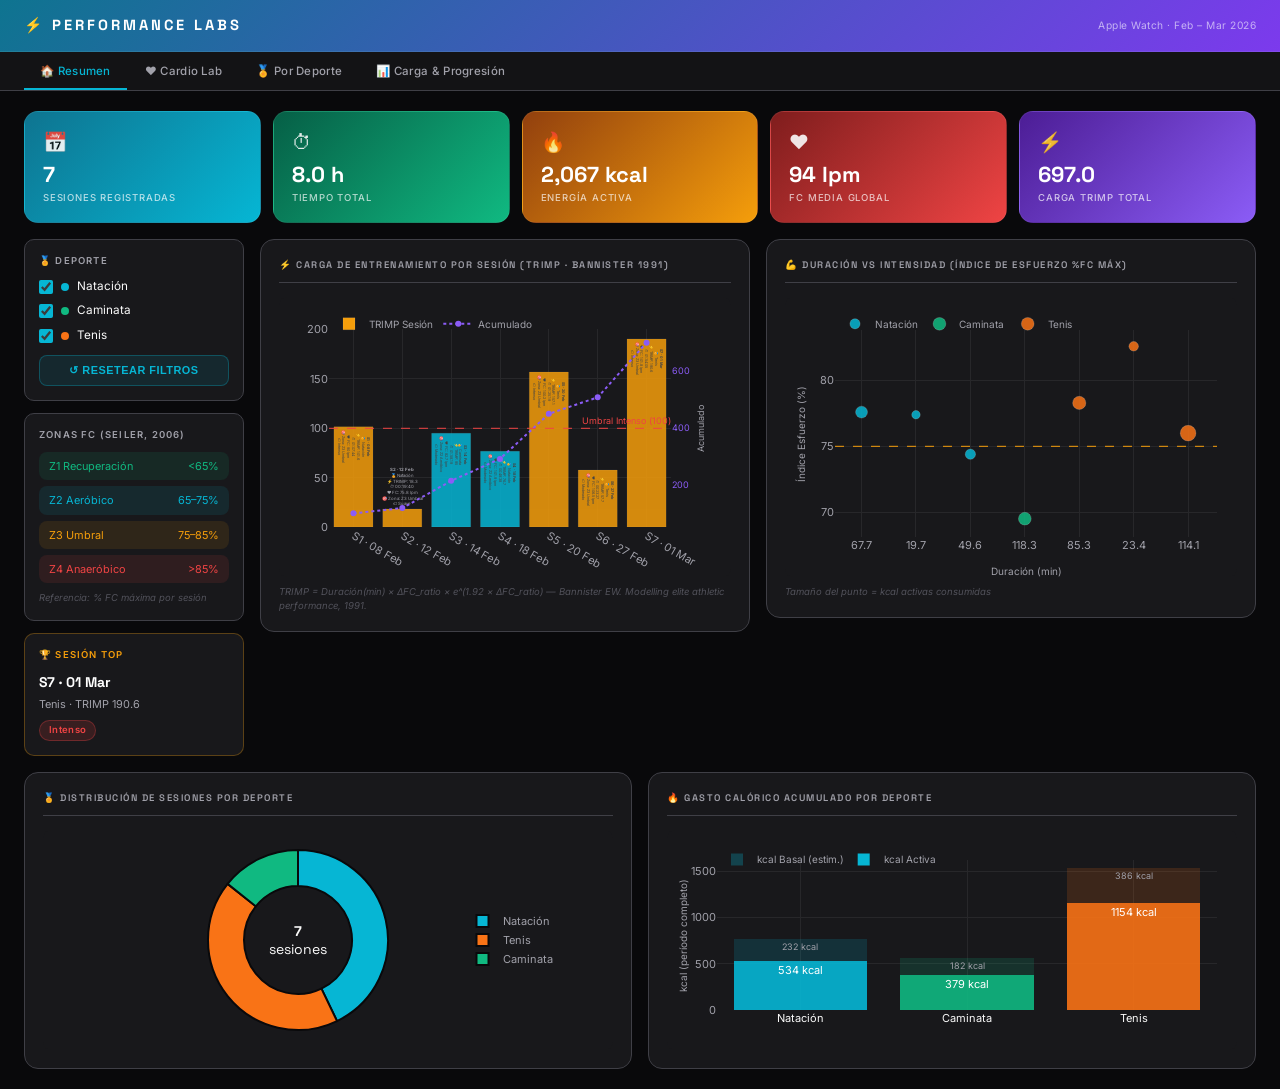
<file: performance_dashboard.html>
<!DOCTYPE html>
<html lang="es">
<head>
<meta charset="UTF-8">
<meta name="viewport" content="width=device-width, initial-scale=1.0">
<title>⚡ Performance Labs Dashboard</title>

<!-- Google Fonts: Inter + Space Grotesk -->
<link rel="preconnect" href="https://fonts.googleapis.com">
<link href="https://fonts.googleapis.com/css2?family=Inter:wght@300;400;500;600;700&family=Space+Grotesk:wght@400;500;600;700;800&display=swap" rel="stylesheet">

<!-- Plotly.js (CDN) -->
<script src="https://cdn.plot.ly/plotly-2.35.2.min.js"></script>

<style>
/* ================================================================
   SILICON VALLEY DARK THEME — Performance Labs
   ================================================================ */

/* Variables de color globales */
:root {
  --bg:       #09090B;
  --bg-card:  #18181B;
  --bg-hover: #1F1F23;
  --border:   #3F3F46;
  --cyan:     #06B6D4;
  --green:    #10B981;
  --amber:    #F59E0B;
  --red:      #EF4444;
  --purple:   #8B5CF6;
  --orange:   #F97316;
  --text:     #FAFAFA;
  --muted:    #A1A1AA;
  --dim:      #52525B;
}

/* Reset y base */
*, *::before, *::after { box-sizing: border-box; margin: 0; padding: 0; }
html, body {
  background: var(--bg);
  color: var(--text);
  font-family: 'Inter', -apple-system, BlinkMacSystemFont, sans-serif;
  font-size: 14px;
  line-height: 1.5;
  overflow-x: hidden;
}

/* ── Scrollbar ── */
::-webkit-scrollbar { width: 5px; height: 5px; }
::-webkit-scrollbar-track { background: var(--bg); }
::-webkit-scrollbar-thumb { background: var(--dim); border-radius: 4px; }

/* ── Navbar ── */
.navbar {
  position: sticky; top: 0; z-index: 100;
  background: linear-gradient(135deg, #0E7490 0%, #7C3AED 100%);
  display: flex; align-items: center; justify-content: space-between;
  padding: 0 24px;
  height: 52px;
  border-bottom: 1px solid rgba(255,255,255,0.08);
  backdrop-filter: blur(20px);
}

.navbar-brand {
  font-family: 'Space Grotesk', sans-serif;
  font-weight: 800;
  font-size: 1.05rem;
  letter-spacing: 3px;
  color: #fff;
  text-transform: uppercase;
}

.navbar-sub {
  font-size: 0.73rem;
  color: rgba(255,255,255,0.6);
  letter-spacing: 0.5px;
}

/* ── Tabs de navegación ── */
.tabs {
  display: flex;
  gap: 2px;
  padding: 0 24px;
  background: rgba(255,255,255,0.04);
  border-bottom: 1px solid var(--border);
  overflow-x: auto;
}

.tab-btn {
  background: none;
  border: none;
  border-bottom: 2px solid transparent;
  color: var(--muted);
  cursor: pointer;
  font-family: 'Inter', sans-serif;
  font-size: 0.82rem;
  font-weight: 500;
  letter-spacing: 0.3px;
  padding: 12px 16px 10px;
  transition: all 0.2s ease;
  white-space: nowrap;
}

.tab-btn:hover { color: var(--text); background: rgba(255,255,255,0.04); }
.tab-btn.active { color: var(--cyan); border-bottom-color: var(--cyan); }

/* ── Páginas del dashboard ── */
.page { display: none; padding: 20px 24px; }
.page.active { display: block; }

/* ── Layout de grilla ── */
.grid {
  display: grid;
  gap: 16px;
}

.grid-2  { grid-template-columns: 1fr 1fr; }
.grid-3  { grid-template-columns: 1fr 1fr 1fr; }
.grid-4  { grid-template-columns: 1fr 1fr 1fr 1fr; }
.grid-5  { grid-template-columns: repeat(5, 1fr); }
.grid-main { grid-template-columns: 220px 1fr; gap: 16px; }
.grid-thirds { grid-template-columns: 220px 1fr 1fr; gap: 16px; }

/* ── Tarjeta genérica ── */
.card {
  background: var(--bg-card);
  border: 1px solid var(--border);
  border-radius: 14px;
  padding: 18px;
  transition: box-shadow 0.2s ease;
}

.card:hover { box-shadow: 0 6px 32px rgba(6,182,212,0.1); }

.card-title {
  color: var(--muted);
  font-family: 'Space Grotesk', sans-serif;
  font-size: 0.68rem;
  font-weight: 600;
  letter-spacing: 1.5px;
  text-transform: uppercase;
  margin-bottom: 14px;
  padding-bottom: 10px;
  border-bottom: 1px solid var(--border);
  display: flex;
  align-items: center;
  gap: 6px;
}

/* ── KPI / Value Box ── */
.kpi-grid {
  display: grid;
  grid-template-columns: repeat(5, 1fr);
  gap: 12px;
  margin-bottom: 16px;
}

.kpi {
  border-radius: 14px;
  padding: 16px 18px;
  border: 1px solid rgba(255,255,255,0.06);
  position: relative;
  overflow: hidden;
}

.kpi::before {
  content: '';
  position: absolute; inset: 0;
  opacity: 0.08;
}

.kpi-cyan    { background: linear-gradient(135deg, #0E7490, #06B6D4); }
.kpi-green   { background: linear-gradient(135deg, #065F46, #10B981); }
.kpi-amber   { background: linear-gradient(135deg, #92400E, #F59E0B); }
.kpi-red     { background: linear-gradient(135deg, #7F1D1D, #EF4444); }
.kpi-purple  { background: linear-gradient(135deg, #4C1D95, #8B5CF6); }

.kpi-icon  { font-size: 1.4rem; margin-bottom: 6px; opacity: 0.9; }
.kpi-value {
  font-family: 'Space Grotesk', sans-serif;
  font-weight: 700;
  font-size: 1.55rem;
  color: #fff;
  line-height: 1.1;
}

.kpi-label {
  font-size: 0.68rem;
  color: rgba(255,255,255,0.7);
  text-transform: uppercase;
  letter-spacing: 0.8px;
  margin-top: 4px;
  font-weight: 500;
}

/* ── Badges de rendimiento ── */
.badge {
  display: inline-block;
  padding: 2px 9px;
  border-radius: 20px;
  font-size: 0.68rem;
  font-weight: 600;
  letter-spacing: 0.3px;
}

.badge-intenso  { background: rgba(239,68,68,0.15);  color: #EF4444; border: 1px solid rgba(239,68,68,0.3); }
.badge-moderado { background: rgba(245,158,11,0.15); color: #F59E0B; border: 1px solid rgba(245,158,11,0.3); }
.badge-suave    { background: rgba(16,185,129,0.15); color: #10B981; border: 1px solid rgba(16,185,129,0.3); }

/* ── Panel de filtros ── */
.filter-panel {
  display: flex;
  flex-direction: column;
  gap: 12px;
}

.filter-group {
  background: var(--bg-card);
  border: 1px solid var(--border);
  border-radius: 10px;
  padding: 14px;
}

.filter-label {
  font-size: 0.68rem;
  font-weight: 600;
  color: var(--muted);
  text-transform: uppercase;
  letter-spacing: 1.2px;
  margin-bottom: 10px;
}

.filter-check {
  display: flex;
  flex-direction: column;
  gap: 7px;
}

.filter-check label {
  display: flex;
  align-items: center;
  gap: 8px;
  font-size: 0.84rem;
  color: var(--text);
  cursor: pointer;
}

.filter-check input[type="checkbox"] {
  accent-color: var(--cyan);
  width: 14px;
  height: 14px;
  cursor: pointer;
}

.filter-sport-dot {
  width: 8px; height: 8px;
  border-radius: 50%;
  display: inline-block;
}

/* Botón de resetear filtros */
.btn-reset {
  background: rgba(6,182,212,0.1);
  border: 1px solid rgba(6,182,212,0.3);
  border-radius: 8px;
  color: var(--cyan);
  cursor: pointer;
  font-size: 0.78rem;
  font-weight: 600;
  letter-spacing: 0.5px;
  padding: 8px 14px;
  text-transform: uppercase;
  transition: all 0.2s;
  width: 100%;
}

.btn-reset:hover {
  background: rgba(6,182,212,0.2);
  box-shadow: 0 0 12px rgba(6,182,212,0.3);
}

/* ── Zona de referencia (leyenda de zonas) ── */
.zone-list { display: flex; flex-direction: column; gap: 6px; }
.zone-item {
  display: flex;
  align-items: center;
  justify-content: space-between;
  padding: 6px 10px;
  border-radius: 8px;
  font-size: 0.78rem;
}

.zone-z1 { background: rgba(16,185,129,0.1); color: #10B981; }
.zone-z2 { background: rgba(6,182,212,0.1);  color: #06B6D4; }
.zone-z3 { background: rgba(245,158,11,0.1); color: #F59E0B; }
.zone-z4 { background: rgba(239,68,68,0.1);  color: #EF4444; }

/* ── Tablas ── */
.data-table {
  width: 100%;
  border-collapse: collapse;
  font-size: 0.82rem;
}

.data-table th {
  background: rgba(255,255,255,0.04);
  color: var(--muted);
  font-size: 0.68rem;
  font-weight: 600;
  letter-spacing: 1px;
  padding: 8px 12px;
  text-align: left;
  text-transform: uppercase;
  border-bottom: 1px solid var(--border);
  white-space: nowrap;
}

.data-table td {
  padding: 8px 12px;
  border-bottom: 1px solid rgba(63,63,70,0.5);
  color: var(--text);
}

.data-table tr:hover td { background: var(--bg-hover); }
.data-table tr:last-child td { border-bottom: none; }

/* ── Contenedor de gráfico Plotly ── */
.chart-container {
  width: 100%;
  min-height: 250px;
  border-radius: 8px;
  overflow: hidden;
}

/* ── Nota de referencia científica ── */
.sci-note {
  font-size: 0.68rem;
  color: var(--dim);
  margin-top: 8px;
  font-style: italic;
}

/* ── Separador de sección ── */
.section-title {
  font-family: 'Space Grotesk', sans-serif;
  font-size: 0.78rem;
  font-weight: 700;
  color: var(--cyan);
  letter-spacing: 2px;
  text-transform: uppercase;
  margin: 20px 0 12px;
  display: flex;
  align-items: center;
  gap: 8px;
}

.section-title::after {
  content: '';
  flex: 1;
  height: 1px;
  background: linear-gradient(90deg, var(--border) 0%, transparent 100%);
}

/* ── Responsive ── */
@media (max-width: 900px) {
  .kpi-grid { grid-template-columns: repeat(3, 1fr); }
  .grid-2, .grid-3, .grid-main, .grid-thirds { grid-template-columns: 1fr; }
}
</style>
</head>
<body>

<!-- ============================================================
     NAVBAR
     ============================================================ -->
<nav class="navbar">
  <div class="navbar-brand">⚡ Performance Labs</div>
  <div class="navbar-sub">Apple Watch · Feb – Mar 2026</div>
</nav>

<!-- ============================================================
     TABS DE NAVEGACIÓN ENTRE PÁGINAS
     ============================================================ -->
<div class="tabs">
  <button class="tab-btn active" onclick="showPage('overview', this)">🏠 Resumen</button>
  <button class="tab-btn" onclick="showPage('cardio', this)">❤️ Cardio Lab</button>
  <button class="tab-btn" onclick="showPage('sports', this)">🏅 Por Deporte</button>
  <button class="tab-btn" onclick="showPage('load', this)">📊 Carga & Progresión</button>
</div>

<!-- ============================================================
     DATOS EMBEBIDOS (JSON) — usados por todos los gráficos JS
     ============================================================ -->
<script>
// Todos los entrenamientos procesados, limpios y con métricas calculadas
const WORKOUTS = [{"fecha": "2026-02-08", "sport": "Natación", "sport_raw": "Piscina Nadar", "dur_hms": "01:07:44", "dur_min": 67.7, "dur_secs": 4064.0, "total_kj": 1746.0, "active_kj": 1308.0, "total_kcal": 417, "active_kcal": 313, "hr_max": 116.0, "hr_avg": 90.0, "hr_zone": "Z3 Umbral", "effort_pct": 77.6, "rpe_est": 7.8, "trimp": 101.6, "energy_rate": 4.62, "dist_original": 825.0, "dist_unit": "m", "dist_km": 0.825, "avg_speed": 730.73, "step_count": 210, "step_cadence": null, "swim_strokes": 472, "swolf": 137.5, "stroke_eff": 1.748, "step_economy": null, "elevation_asc": null, "perf_badge": "Intenso", "session_id": 1, "session_label": "S1 · 08 Feb", "trimp_acum": 101.6, "dias_descanso": null, "estado_rec": "Inicio"}, {"fecha": "2026-02-12", "sport": "Natación", "sport_raw": "Piscina Nadar", "dur_hms": "00:19:40", "dur_min": 19.7, "dur_secs": 1180.0, "total_kj": 376.1, "active_kj": 162.1, "total_kcal": 90, "active_kcal": 39, "hr_max": 98.0, "hr_avg": 75.8, "hr_zone": "Z3 Umbral", "effort_pct": 77.4, "rpe_est": 7.7, "trimp": 18.3, "energy_rate": 1.97, "dist_original": 60.0, "dist_unit": "m", "dist_km": 0.06, "avg_speed": 182.99, "step_count": 11, "step_cadence": null, "swim_strokes": 35, "swolf": 506.2, "stroke_eff": 1.714, "step_economy": null, "elevation_asc": null, "perf_badge": "Suave", "session_id": 2, "session_label": "S2 · 12 Feb", "trimp_acum": 119.9, "dias_descanso": 4, "estado_rec": "Descanso óptimo"}, {"fecha": "2026-02-14", "sport": "Caminata", "sport_raw": "Aire Libre Caminar", "dur_hms": "01:58:19", "dur_min": 118.3, "dur_secs": 7099.0, "total_kj": 2346.0, "active_kj": 1586.0, "total_kcal": 561, "active_kcal": 379, "hr_max": 119.0, "hr_avg": 82.7, "hr_zone": "Z2 Aeróbico", "effort_pct": 69.5, "rpe_est": 6.9, "trimp": 95.0, "energy_rate": 3.2, "dist_original": 6.84, "dist_unit": "km", "dist_km": 6.84, "avg_speed": 3.47, "step_count": 8708, "step_cadence": 73.6, "swim_strokes": null, "swolf": null, "stroke_eff": null, "step_economy": 1273, "elevation_asc": 99.69, "perf_badge": "Moderado", "session_id": 3, "session_label": "S3 · 14 Feb", "trimp_acum": 214.9, "dias_descanso": 2, "estado_rec": "Descanso corto"}, {"fecha": "2026-02-18", "sport": "Natación", "sport_raw": "Piscina Nadar", "dur_hms": "00:49:38", "dur_min": 49.6, "dur_secs": 2978.0, "total_kj": 1084.0, "active_kj": 762.7, "total_kcal": 259, "active_kcal": 182, "hr_max": 137.0, "hr_avg": 101.9, "hr_zone": "Z2 Aeróbico", "effort_pct": 74.4, "rpe_est": 7.4, "trimp": 76.7, "energy_rate": 3.67, "dist_original": 475.0, "dist_unit": "m", "dist_km": 0.475, "avg_speed": 574.17, "step_count": 147, "step_cadence": 3.0, "swim_strokes": 327, "swolf": 173.9, "stroke_eff": 1.453, "step_economy": null, "elevation_asc": null, "perf_badge": "Moderado", "session_id": 4, "session_label": "S4 · 18 Feb", "trimp_acum": 291.6, "dias_descanso": 4, "estado_rec": "Descanso óptimo"}, {"fecha": "2026-02-20", "sport": "Tenis", "sport_raw": "Tenis", "dur_hms": "01:25:19", "dur_min": 85.3, "dur_secs": 5119.0, "total_kj": 2302.0, "active_kj": 1750.0, "total_kcal": 550, "active_kcal": 418, "hr_max": 128.0, "hr_avg": 100.2, "hr_zone": "Z3 Umbral", "effort_pct": 78.3, "rpe_est": 7.8, "trimp": 157.1, "energy_rate": 4.9, "dist_original": null, "dist_unit": "km", "dist_km": null, "avg_speed": 2.18, "step_count": 3924, "step_cadence": 46.0, "swim_strokes": null, "swolf": null, "stroke_eff": null, "step_economy": null, "elevation_asc": null, "perf_badge": "Intenso", "session_id": 5, "session_label": "S5 · 20 Feb", "trimp_acum": 448.7, "dias_descanso": 2, "estado_rec": "Descanso corto"}, {"fecha": "2026-02-27", "sport": "Tenis", "sport_raw": "Tenis", "dur_hms": "00:23:27", "dur_min": 23.4, "dur_secs": 1407.0, "total_kj": 763.9, "active_kj": 517.1, "total_kcal": 183, "active_kcal": 124, "hr_max": 129.0, "hr_avg": 106.5, "hr_zone": "Z3 Umbral", "effort_pct": 82.6, "rpe_est": 8.3, "trimp": 57.7, "energy_rate": 5.27, "dist_original": 0.92, "dist_unit": "km", "dist_km": 0.92, "avg_speed": 2.35, "step_count": 1154, "step_cadence": 49.2, "swim_strokes": null, "swolf": null, "stroke_eff": null, "step_economy": null, "elevation_asc": null, "perf_badge": "Moderado", "session_id": 6, "session_label": "S6 · 27 Feb", "trimp_acum": 506.4, "dias_descanso": 7, "estado_rec": "Descanso largo"}, {"fecha": "2026-03-01", "sport": "Tenis", "sport_raw": "Tenis", "dur_hms": "01:54:05", "dur_min": 114.1, "dur_secs": 6845.0, "total_kj": 3377.0, "active_kj": 2562.0, "total_kcal": 807, "active_kcal": 612, "hr_max": 134.0, "hr_avg": 101.8, "hr_zone": "Z3 Umbral", "effort_pct": 76.0, "rpe_est": 7.6, "trimp": 190.6, "energy_rate": 5.37, "dist_original": null, "dist_unit": "km", "dist_km": null, "avg_speed": 2.31, "step_count": 5666, "step_cadence": 49.7, "swim_strokes": null, "swolf": null, "stroke_eff": null, "step_economy": null, "elevation_asc": null, "perf_badge": "Intenso", "session_id": 7, "session_label": "S7 · 01 Mar", "trimp_acum": 697.0, "dias_descanso": 2, "estado_rec": "Descanso corto"}];

// Paleta de colores por deporte (consistente en todos los gráficos)
const SPORT_COLORS = {
  "Natación": "#06B6D4",
  "Caminata": "#10B981",
  "Tenis":    "#F97316"
};

// Colores por zona de FC
const ZONE_COLORS = {
  "Z1 Recuperación": "#10B981",
  "Z2 Aeróbico":     "#06B6D4",
  "Z3 Umbral":       "#F59E0B",
  "Z4 Anaeróbico":   "#EF4444"
};

// Configuración base de layout de Plotly (dark theme)
const BASE_LAYOUT = {
  paper_bgcolor: "#18181B",
  plot_bgcolor:  "#18181B",
  font:          { color: "#A1A1AA", family: "Inter, sans-serif", size: 11 },
  margin:        { t: 30, r: 20, b: 40, l: 50 },
  xaxis:         { gridcolor: "#27272A", zeroline: false, showline: false },
  yaxis:         { gridcolor: "#27272A", zeroline: false, showline: false },
  legend:        { bgcolor: "rgba(0,0,0,0)", font: { size: 10 }, orientation: "h", x: 0, y: 1.1 },
  hoverlabel:    { bgcolor: "#1F1F23", bordercolor: "#3F3F46", font: { color: "#FAFAFA", size: 12 } }
};

// Configuración de Plotly (sin barra de herramientas para look limpio)
const PLOTLY_CONFIG = { displayModeBar: false, responsive: true };

// ── Estado de filtros activos ────────────────────────────────
let activeFilters = {
  sports: new Set(["Natación", "Caminata", "Tenis"])  // Todos activos por defecto
};

// Retorna el subconjunto filtrado de workouts según filtros activos
function getFiltered() {
  return WORKOUTS.filter(w => activeFilters.sports.has(w.sport));
}

// Aplica los filtros y redibuja todos los gráficos de la página activa
function applyFilters() {
  // Leer estado de checkboxes de deporte
  document.querySelectorAll(".sport-check:checked").forEach(cb => {
    activeFilters.sports.add(cb.value);
  });
  document.querySelectorAll(".sport-check:not(:checked)").forEach(cb => {
    activeFilters.sports.delete(cb.value);
  });

  // Redibujar todos los gráficos registrados
  Object.keys(chartRenderers).forEach(id => {
    if (document.getElementById(id)) {
      chartRenderers[id]();
    }
  });

  // Actualizar tabla de datos
  updateDataTable();
}

// Resetear filtros a "todos seleccionados"
function resetFilters() {
  document.querySelectorAll(".sport-check").forEach(cb => { cb.checked = true; });
  activeFilters.sports = new Set(["Natación", "Caminata", "Tenis"]);
  applyFilters();
}

// Navegar entre páginas (tabs)
function showPage(pageId, btn) {
  document.querySelectorAll(".page").forEach(p => p.classList.remove("active"));
  document.querySelectorAll(".tab-btn").forEach(b => b.classList.remove("active"));
  document.getElementById("page-" + pageId).classList.add("active");
  btn.classList.add("active");
  // Redibujar gráficos de la nueva página (Plotly necesita que el elemento sea visible)
  setTimeout(() => applyFilters(), 100);
}

// Registrador de funciones de renderizado por gráfico
const chartRenderers = {};
</script>

<!-- ============================================================
     PÁGINA 1: RESUMEN (OVERVIEW)
     ============================================================ -->
<div id="page-overview" class="page active">

  <!-- KPIs superiores -->
  <div class="kpi-grid">
    <div class="kpi kpi-cyan">
      <div class="kpi-icon">📅</div>
      <div class="kpi-value">7</div>
      <div class="kpi-label">Sesiones Registradas</div>
    </div>
    <div class="kpi kpi-green">
      <div class="kpi-icon">⏱</div>
      <div class="kpi-value">8.0 h</div>
      <div class="kpi-label">Tiempo Total</div>
    </div>
    <div class="kpi kpi-amber">
      <div class="kpi-icon">🔥</div>
      <div class="kpi-value">2,067 kcal</div>
      <div class="kpi-label">Energía Activa</div>
    </div>
    <div class="kpi kpi-red">
      <div class="kpi-icon">❤️</div>
      <div class="kpi-value">94 lpm</div>
      <div class="kpi-label">FC Media Global</div>
    </div>
    <div class="kpi kpi-purple">
      <div class="kpi-icon">⚡</div>
      <div class="kpi-value">697.0</div>
      <div class="kpi-label">Carga TRIMP Total</div>
    </div>
  </div>

  <!-- Grid principal: sidebar + 2 gráficos -->
  <div class="grid grid-thirds" style="align-items: start;">

    <!-- Panel lateral: filtros + leyenda de zonas -->
    <div class="filter-panel">
      <div class="filter-group">
        <div class="filter-label">🏅 Deporte</div>
        <div class="filter-check">
          <label><input type="checkbox" class="sport-check" value="Natación" checked onchange="applyFilters()">
            <span class="filter-sport-dot" style="background:#06B6D4"></span> Natación
          </label>
          <label><input type="checkbox" class="sport-check" value="Caminata" checked onchange="applyFilters()">
            <span class="filter-sport-dot" style="background:#10B981"></span> Caminata
          </label>
          <label><input type="checkbox" class="sport-check" value="Tenis" checked onchange="applyFilters()">
            <span class="filter-sport-dot" style="background:#F97316"></span> Tenis
          </label>
        </div>
        <button class="btn-reset" onclick="resetFilters()" style="margin-top:10px">↺ Resetear Filtros</button>
      </div>

      <!-- Leyenda de zonas de FC -->
      <div class="filter-group">
        <div class="filter-label">Zonas FC (Seiler, 2006)</div>
        <div class="zone-list">
          <div class="zone-item zone-z1">Z1 Recuperación <span>&lt;65%</span></div>
          <div class="zone-item zone-z2">Z2 Aeróbico <span>65–75%</span></div>
          <div class="zone-item zone-z3">Z3 Umbral <span>75–85%</span></div>
          <div class="zone-item zone-z4">Z4 Anaeróbico <span>&gt;85%</span></div>
        </div>
        <div class="sci-note">Referencia: % FC máxima por sesión</div>
      </div>

      <!-- Sesión más intensa (marcador) -->
      <div class="filter-group" style="border-color: rgba(245,158,11,0.3);">
        <div class="filter-label" style="color:#F59E0B">🏆 Sesión Top</div>
        <div style="font-family:'Space Grotesk';font-size:1rem;font-weight:700;color:#fff">
          S7 · 01 Mar
        </div>
        <div style="color:var(--muted);font-size:0.78rem;margin-top:3px">
          Tenis · TRIMP 190.6
        </div>
        <div class="badge badge-intenso" style="margin-top:8px">Intenso</div>
      </div>
    </div>

    <!-- Gráfico TRIMP por sesión -->
    <div class="card">
      <div class="card-title">⚡ Carga de Entrenamiento por Sesión (TRIMP · Bannister 1991)</div>
      <div id="chart-trimp-bars" class="chart-container" style="min-height:280px"></div>
      <div class="sci-note">TRIMP = Duración(min) × ΔFC_ratio × e^(1.92 × ΔFC_ratio) — Bannister EW. Modelling elite athletic performance, 1991.</div>
    </div>

    <!-- Gráfico Duración vs Esfuerzo -->
    <div class="card">
      <div class="card-title">💪 Duración vs Intensidad (Índice de Esfuerzo %FC máx)</div>
      <div id="chart-scatter-main" class="chart-container" style="min-height:280px"></div>
      <div class="sci-note">Tamaño del punto = kcal activas consumidas</div>
    </div>

  </div>

  <!-- Segunda fila: distribución deportes + energía comparativa -->
  <div class="grid grid-2" style="margin-top:16px">
    <div class="card">
      <div class="card-title">🏅 Distribución de Sesiones por Deporte</div>
      <div id="chart-sport-donut" class="chart-container" style="min-height:220px"></div>
    </div>
    <div class="card">
      <div class="card-title">🔥 Gasto Calórico Acumulado por Deporte</div>
      <div id="chart-energy-sport" class="chart-container" style="min-height:220px"></div>
    </div>
  </div>
</div>

<!-- ============================================================
     PÁGINA 2: CARDIO LAB
     ============================================================ -->
<div id="page-cardio" class="page">

  <div class="grid grid-main" style="align-items: start;">

    <!-- Sidebar filtros cardio -->
    <div class="filter-panel">
      <div class="filter-group">
        <div class="filter-label">🏅 Deporte</div>
        <div class="filter-check">
          <label><input type="checkbox" class="sport-check" value="Natación" checked onchange="applyFilters()">
            <span class="filter-sport-dot" style="background:#06B6D4"></span> Natación
          </label>
          <label><input type="checkbox" class="sport-check" value="Caminata" checked onchange="applyFilters()">
            <span class="filter-sport-dot" style="background:#10B981"></span> Caminata
          </label>
          <label><input type="checkbox" class="sport-check" value="Tenis" checked onchange="applyFilters()">
            <span class="filter-sport-dot" style="background:#F97316"></span> Tenis
          </label>
        </div>
        <button class="btn-reset" onclick="resetFilters()" style="margin-top:10px">↺ Resetear</button>
      </div>

      <!-- Marcadores de FC por sesión -->
      <div class="filter-group" style="padding:0; overflow:hidden;">
        <div class="filter-label" style="padding:12px 14px 6px">📌 Marcadores de FC</div>
        <div style="overflow-y:auto; max-height:300px;">
          <table class="data-table">
            <thead><tr>
              <th>Sesión</th>
              <th>Zona</th>
              <th>RPE</th>
            </tr></thead>
            <tbody id="marker-table-body">
            </tbody>
          </table>
        </div>
      </div>
    </div>

    <!-- Contenido cardio -->
    <div style="display:flex; flex-direction:column; gap:16px;">

      <!-- Perfil FC -->
      <div class="card">
        <div class="card-title">💓 Perfil de Frecuencia Cardíaca (FC promedio y máxima por sesión)</div>
        <div id="chart-hr-profile" class="chart-container" style="min-height:260px"></div>
      </div>

      <div class="grid grid-2" style="gap:16px;">
        <!-- Dona de zonas FC -->
        <div class="card">
          <div class="card-title">🎯 Distribución de Zonas FC</div>
          <div id="chart-zone-donut" class="chart-container" style="min-height:230px"></div>
          <div class="sci-note">Seiler & Kjerland, SJMSS 2006</div>
        </div>

        <!-- TRIMP vs tasa kcal -->
        <div class="card">
          <div class="card-title">📉 RPE Estimado y Días de Descanso</div>
          <div id="chart-rpe-bars" class="chart-container" style="min-height:230px"></div>
          <div class="sci-note">RPE = (FC prom / FC máx) × 10 — Borg, 1998</div>
        </div>
      </div>

    </div>
  </div>
</div>

<!-- ============================================================
     PÁGINA 3: POR DEPORTE
     ============================================================ -->
<div id="page-sports" class="page">

  <div class="grid grid-main" style="align-items: start;">

    <!-- Sidebar -->
    <div class="filter-panel">
      <div class="filter-group">
        <div class="filter-label">🏅 Deporte</div>
        <div class="filter-check">
          <label><input type="checkbox" class="sport-check" value="Natación" checked onchange="applyFilters()">
            <span class="filter-sport-dot" style="background:#06B6D4"></span> Natación
          </label>
          <label><input type="checkbox" class="sport-check" value="Caminata" checked onchange="applyFilters()">
            <span class="filter-sport-dot" style="background:#10B981"></span> Caminata
          </label>
          <label><input type="checkbox" class="sport-check" value="Tenis" checked onchange="applyFilters()">
            <span class="filter-sport-dot" style="background:#F97316"></span> Tenis
          </label>
        </div>
        <button class="btn-reset" onclick="resetFilters()" style="margin-top:10px">↺ Resetear</button>
      </div>

      <!-- Tabla resumen por deporte -->
      <div class="filter-group" style="padding:0; overflow:hidden;">
        <div class="filter-label" style="padding:12px 14px 6px">📊 Resumen</div>
        <table class="data-table">
          <thead><tr><th>Deporte</th><th>Sesiones</th><th>TRIMP</th></tr></thead>
          <tbody id="sport-summary-table"></tbody>
        </table>
      </div>
    </div>

    <!-- Gráficos por deporte -->
    <div style="display:flex; flex-direction:column; gap:16px;">

      <div class="grid grid-2" style="gap:16px;">
        <!-- Natación: SWOLF -->
        <div class="card">
          <div class="card-title">🏊 Natación — SWOLF Score (Lätt et al. 2010)</div>
          <div id="chart-swolf" class="chart-container" style="min-height:230px"></div>
          <div class="sci-note">SWOLF = seg/largo + brazadas/largo. Menor = mejor técnica.</div>
        </div>

        <!-- Tenis: pasos y calorías -->
        <div class="card">
          <div class="card-title">🎾 Tenis — Pasos Totales vs kcal Activas</div>
          <div id="chart-tennis" class="chart-container" style="min-height:230px"></div>
        </div>
      </div>

      <div class="grid grid-2" style="gap:16px;">
        <!-- Caminata: economía -->
        <div class="card">
          <div class="card-title">🚶 Caminata — Economía de Movimiento (pasos/km)</div>
          <div id="chart-walk-economy" class="chart-container" style="min-height:220px"></div>
          <div class="sci-note">Sparrow & Newell, 1998. Referencia eficiente: ~1400 p/km</div>
        </div>

        <!-- Radar comparativo -->
        <div class="card">
          <div class="card-title">🕸 Radar Comparativo por Deporte</div>
          <div id="chart-radar" class="chart-container" style="min-height:220px"></div>
          <div class="sci-note">Métricas normalizadas 0–100 para comparación relativa</div>
        </div>
      </div>

    </div>
  </div>
</div>

<!-- ============================================================
     PÁGINA 4: CARGA Y PROGRESIÓN
     ============================================================ -->
<div id="page-load" class="page">

  <div class="grid grid-main" style="align-items: start;">

    <!-- Sidebar -->
    <div class="filter-panel">
      <div class="filter-group">
        <div class="filter-label">🏅 Deporte</div>
        <div class="filter-check">
          <label><input type="checkbox" class="sport-check" value="Natación" checked onchange="applyFilters()">
            <span class="filter-sport-dot" style="background:#06B6D4"></span> Natación
          </label>
          <label><input type="checkbox" class="sport-check" value="Caminata" checked onchange="applyFilters()">
            <span class="filter-sport-dot" style="background:#10B981"></span> Caminata
          </label>
          <label><input type="checkbox" class="sport-check" value="Tenis" checked onchange="applyFilters()">
            <span class="filter-sport-dot" style="background:#F97316"></span> Tenis
          </label>
        </div>
        <button class="btn-reset" onclick="resetFilters()" style="margin-top:10px">↺ Resetear</button>
      </div>

      <!-- Referencias científicas -->
      <div class="filter-group">
        <div class="filter-label">🔬 Referencias Científicas</div>
        <div style="display:flex; flex-direction:column; gap:8px;">
          <div style="font-size:0.75rem; padding:6px 0; border-bottom:1px solid var(--border);">
            <div style="color:var(--cyan); font-weight:600;">TRIMP</div>
            <div style="color:var(--muted)">Bannister EW, 1991</div>
          </div>
          <div style="font-size:0.75rem; padding:6px 0; border-bottom:1px solid var(--border);">
            <div style="color:var(--cyan); font-weight:600;">Zonas FC</div>
            <div style="color:var(--muted)">Seiler & Kjerland, SJMSS 2006</div>
          </div>
          <div style="font-size:0.75rem; padding:6px 0; border-bottom:1px solid var(--border);">
            <div style="color:var(--cyan); font-weight:600;">SWOLF</div>
            <div style="color:var(--muted)">Lätt E et al., JSS 2010</div>
          </div>
          <div style="font-size:0.75rem; padding:6px 0; border-bottom:1px solid var(--border);">
            <div style="color:var(--cyan); font-weight:600;">Econ. Movimiento</div>
            <div style="color:var(--muted)">Sparrow & Newell, 1998</div>
          </div>
          <div style="font-size:0.75rem; padding:6px 0; border-bottom:1px solid var(--border);">
            <div style="color:var(--cyan); font-weight:600;">RPE</div>
            <div style="color:var(--muted)">Borg G, 1998</div>
          </div>
          <div style="font-size:0.75rem; padding:6px 0;">
            <div style="color:var(--cyan); font-weight:600;">Carga Crónica</div>
            <div style="color:var(--muted)">Gabbett TJ, BJSM 2016</div>
          </div>
        </div>
      </div>
    </div>

    <!-- Gráficos de carga -->
    <div style="display:flex; flex-direction:column; gap:16px;">

      <!-- Carga acumulada -->
      <div class="card">
        <div class="card-title">📈 Carga Acumulada de Entrenamiento — TRIMP Progresivo</div>
        <div id="chart-load-area" class="chart-container" style="min-height:240px"></div>
        <div class="sci-note">Gabbett TJ. The training-injury prevention paradox. Br J Sports Med. 2016;50(4):198-199.</div>
      </div>

      <div class="grid grid-2" style="gap:16px;">
        <!-- Velocidad por sesión -->
        <div class="card">
          <div class="card-title">💨 Velocidad Promedio por Sesión</div>
          <div id="chart-speed" class="chart-container" style="min-height:200px"></div>
          <div class="sci-note">Natación: m/h · Caminata y Tenis: km/h</div>
        </div>

        <!-- Energía por sesión -->
        <div class="card">
          <div class="card-title">⚡ Tasa de Gasto Calórico (kcal/min)</div>
          <div id="chart-energy-rate" class="chart-container" style="min-height:200px"></div>
        </div>
      </div>

      <!-- Tabla completa de sesiones -->
      <div class="card">
        <div class="card-title">📋 Registro Completo de Sesiones</div>
        <div style="overflow-x:auto;">
          <table class="data-table" id="full-data-table">
            <thead><tr>
              <th>Sesión</th>
              <th>Deporte</th>
              <th>Duración</th>
              <th>kcal Act.</th>
              <th>FC Prom</th>
              <th>FC Máx</th>
              <th>Zona FC</th>
              <th>TRIMP</th>
              <th>Esfuerzo</th>
              <th>RPE Est.</th>
              <th>Dist.</th>
              <th>Descanso</th>
              <th>Marcador</th>
            </tr></thead>
            <tbody id="full-table-body"></tbody>
          </table>
        </div>
      </div>

    </div>
  </div>
</div>

<!-- ============================================================
     LÓGICA DE GRÁFICOS EN JAVASCRIPT
     ============================================================ -->
<script>

// ── Helpers ──────────────────────────────────────────────────
// Formatea número con separador de miles
const fmt = n => n == null ? "—" : n.toLocaleString("es-CL", {maximumFractionDigits: 1});

// Color de badge HTML
function badgeHtml(badge) {
  const cls = badge === "Intenso" ? "badge-intenso"
            : badge === "Moderado" ? "badge-moderado" : "badge-suave";
  return `<span class="badge ${cls}">${badge}</span>`;
}

// ── GRÁFICO 1: TRIMP por sesión (barras coloreadas por zona FC) ──
chartRenderers["chart-trimp-bars"] = function() {
  const d = getFiltered();
  if (!d.length) return Plotly.purge("chart-trimp-bars");

  const barColors = d.map(w => ZONE_COLORS[w.hr_zone] || "#A1A1AA");

  const trace1 = {
    x: d.map(w => w.session_label),
    y: d.map(w => w.trimp),
    type: "bar",
    name: "TRIMP Sesión",
    marker: { color: barColors, opacity: 0.85,
               line: { color: "rgba(255,255,255,0.08)", width: 1 } },
    text: d.map(w =>
      `<b>${w.session_label}</b><br>🏅 ${w.sport}<br>⚡ TRIMP: ${w.trimp}<br>⏱ ${w.dur_hms}<br>❤️ FC: ${w.hr_avg} lpm<br>🎯 Zona: ${w.hr_zone}<br>🏷 ${w.perf_badge}`
    ),
    hoverinfo: "text"
  };

  // Línea TRIMP acumulado en eje secundario
  const trace2 = {
    x: d.map(w => w.session_label),
    y: d.map(w => w.trimp_acum),
    type: "scatter", mode: "lines+markers",
    name: "Acumulado",
    yaxis: "y2",
    line: { color: "#8B5CF6", width: 2, dash: "dot" },
    marker: { color: "#8B5CF6", size: 6 },
    hoverinfo: "none"
  };

  const layout = Object.assign({}, BASE_LAYOUT, {
    yaxis2: { overlaying: "y", side: "right", showgrid: false,
               title: { text: "Acumulado", font: { size: 9 } },
               tickfont: { size: 9, color: "#8B5CF6" } },
    shapes: [{ type: "line", x0: 0, x1: 1, xref: "paper",
                y0: 100, y1: 100, yref: "y",
                line: { color: "#EF4444", dash: "dash", width: 1 } }],
    annotations: [{ text: "Umbral Intenso (100)", x: 1, xref: "paper",
                     y: 100, yref: "y", xanchor: "right", yanchor: "bottom",
                     showarrow: false, font: { size: 9, color: "#EF4444" } }],
    margin: { t: 30, r: 60, b: 50, l: 50 }
  });

  Plotly.newPlot("chart-trimp-bars", [trace1, trace2], layout, PLOTLY_CONFIG);
};

// ── GRÁFICO 2: Scatter Duración vs Esfuerzo ─────────────────
chartRenderers["chart-scatter-main"] = function() {
  const d = getFiltered();
  if (!d.length) return Plotly.purge("chart-scatter-main");

  const traces = [];
  ["Natación","Caminata","Tenis"].forEach(sport => {
    const s = d.filter(w => w.sport === sport);
    if (!s.length) return;
    traces.push({
      x: s.map(w => w.dur_min),
      y: s.map(w => w.effort_pct),
      mode: "markers",
      type: "scatter",
      name: sport,
      marker: {
        color: SPORT_COLORS[sport], size: s.map(w => 8 + (w.active_kcal || 0) / 80),
        opacity: 0.85, line: { color: "rgba(255,255,255,0.2)", width: 1 }
      },
      text: s.map(w =>
        `<b>${w.session_label}</b><br>⏱ ${w.dur_hms}<br>💪 Esfuerzo: ${w.effort_pct}%<br>🔥 ${w.active_kcal} kcal<br>⚡ TRIMP: ${w.trimp}`
      ),
      hoverinfo: "text"
    });
  });

  const layout = Object.assign({}, BASE_LAYOUT, {
    shapes: [{ type: "line", x0: 0, x1: 1, xref: "paper",
                y0: 75, y1: 75, yref: "y",
                line: { color: "#F59E0B", dash: "dash", width: 1 } }],
    xaxis: Object.assign({}, BASE_LAYOUT.xaxis, {
      title: { text: "Duración (min)", font: { size: 10 } }
    }),
    yaxis: Object.assign({}, BASE_LAYOUT.yaxis, {
      title: { text: "Índice Esfuerzo (%)", font: { size: 10 } },
      range: [50, 102]
    })
  });

  Plotly.newPlot("chart-scatter-main", traces, layout, PLOTLY_CONFIG);
};

// ── GRÁFICO 3: Donut distribución deportes ───────────────────
chartRenderers["chart-sport-donut"] = function() {
  const d = getFiltered();
  if (!d.length) return Plotly.purge("chart-sport-donut");

  const counts = {};
  d.forEach(w => counts[w.sport] = (counts[w.sport] || 0) + 1);
  const sports = Object.keys(counts);
  const vals   = sports.map(s => counts[s]);
  const colors = sports.map(s => SPORT_COLORS[s] || "#A1A1AA");

  const trace = {
    labels: sports, values: vals, type: "pie", hole: 0.6,
    marker: { colors, line: { color: "#09090B", width: 2 } },
    textinfo: "none",
    hovertemplate: "<b>%{label}</b><br>%{value} sesiones (%{percent})<extra></extra>",
    direction: "clockwise"
  };

  const totalSessions = d.length;
  const layout = Object.assign({}, BASE_LAYOUT, {
    annotations: [{
      text: `<b>${totalSessions}</b><br>sesiones`,
      x: 0.5, y: 0.5, xref: "paper", yref: "paper",
      showarrow: false,
      font: { size: 14, color: "#FAFAFA", family: "Space Grotesk" }
    }],
    legend: { bgcolor: "rgba(0,0,0,0)", x: 0.85, y: 0.5, font: { size: 11 } },
    margin: { t: 20, r: 80, b: 20, l: 20 }
  });

  Plotly.newPlot("chart-sport-donut", [trace], layout, PLOTLY_CONFIG);
};

// ── GRÁFICO 4: Energía acumulada por deporte ─────────────────
chartRenderers["chart-energy-sport"] = function() {
  const d = getFiltered();
  if (!d.length) return Plotly.purge("chart-energy-sport");

  const sumByS = {};
  d.forEach(w => {
    if (!sumByS[w.sport]) sumByS[w.sport] = { active: 0, basal: 0 };
    sumByS[w.sport].active += w.active_kcal || 0;
    sumByS[w.sport].basal  += (w.total_kcal - w.active_kcal) || 0;
  });

  const sports = Object.keys(sumByS);

  const t1 = {
    x: sports, y: sports.map(s => Math.round(sumByS[s].active)),
    type: "bar", name: "kcal Activa",
    marker: { color: sports.map(s => SPORT_COLORS[s]), opacity: 0.9 },
    text: sports.map(s => Math.round(sumByS[s].active) + " kcal"),
    textposition: "inside", textfont: { size: 11, color: "white" },
    hoverinfo: "text+name"
  };

  const t2 = {
    x: sports, y: sports.map(s => Math.round(sumByS[s].basal)),
    type: "bar", name: "kcal Basal (estim.)",
    marker: { color: sports.map(s => SPORT_COLORS[s] + "44"), opacity: 0.6 },
    text: sports.map(s => Math.round(sumByS[s].basal) + " kcal"),
    textposition: "inside", textfont: { size: 9, color: "#A1A1AA" },
    hoverinfo: "text+name"
  };

  const layout = Object.assign({}, BASE_LAYOUT, {
    barmode: "stack",
    xaxis: Object.assign({}, BASE_LAYOUT.xaxis, { tickfont: { size: 11, color: "#FAFAFA" } }),
    yaxis: Object.assign({}, BASE_LAYOUT.yaxis, {
      title: { text: "kcal (período completo)", font: { size: 10 } }
    })
  });

  Plotly.newPlot("chart-energy-sport", [t1, t2], layout, PLOTLY_CONFIG);
};

// ── GRÁFICO 5: Perfil de FC (min-avg-max) ───────────────────
chartRenderers["chart-hr-profile"] = function() {
  const d = getFiltered();
  if (!d.length) return Plotly.purge("chart-hr-profile");

  const xs = d.map(w => w.session_label);

  const tArea = {
    x: [...xs, ...xs.slice().reverse()],
    y: [...d.map(w => w.hr_max), ...d.map(_ => 60).reverse()],
    type: "scatter", mode: "none", fill: "toself",
    fillcolor: "rgba(239,68,68,0.08)", name: "Rango FC", hoverinfo: "none"
  };

  const tMax = {
    x: xs, y: d.map(w => w.hr_max),
    type: "scatter", mode: "lines+markers", name: "FC Máxima",
    line: { color: "#EF4444", width: 2 },
    marker: { color: "#EF4444", size: 7, symbol: "triangle-up" },
    text: d.map(w => `FC Máx: ${w.hr_max} lpm · ${w.session_label}`),
    hoverinfo: "text"
  };

  const tAvg = {
    x: xs, y: d.map(w => w.hr_avg),
    type: "scatter", mode: "lines+markers", name: "FC Promedio",
    line: { color: "#06B6D4", width: 2.5 },
    marker: { color: "#06B6D4", size: 8, symbol: "circle" },
    text: d.map(w => `FC Prom: ${w.hr_avg} lpm · Zona: ${w.hr_zone} · ${w.session_label}`),
    hoverinfo: "text"
  };

  const layout = Object.assign({}, BASE_LAYOUT, {
    shapes: [{ type: "line", x0: 0, x1: 1, xref: "paper",
                y0: 60, y1: 60, yref: "y",
                line: { color: "#10B981", dash: "dot", width: 1 } }],
    annotations: [{ text: "FC Reposo ~60 lpm", x: 1, xref: "paper",
                     y: 60, yref: "y", xanchor: "right", yanchor: "bottom",
                     showarrow: false, font: { size: 9, color: "#10B981" } }],
    yaxis: Object.assign({}, BASE_LAYOUT.yaxis, {
      title: { text: "FC (lpm)", font: { size: 10 } }, range: [50, 150]
    }),
    margin: { t: 30, r: 20, b: 50, l: 55 }
  });

  Plotly.newPlot("chart-hr-profile", [tArea, tMax, tAvg], layout, PLOTLY_CONFIG);
};

// ── GRÁFICO 6: Donut zonas FC ────────────────────────────────
chartRenderers["chart-zone-donut"] = function() {
  const d = getFiltered();
  if (!d.length) return Plotly.purge("chart-zone-donut");

  const zCounts = {};
  d.forEach(w => zCounts[w.hr_zone] = (zCounts[w.hr_zone] || 0) + 1);
  const zones  = ["Z1 Recuperación","Z2 Aeróbico","Z3 Umbral","Z4 Anaeróbico"]
                  .filter(z => zCounts[z]);
  const colors = zones.map(z => ZONE_COLORS[z]);
  const vals   = zones.map(z => zCounts[z]);

  const trace = {
    labels: zones, values: vals, type: "pie", hole: 0.6,
    marker: { colors, line: { color: "#09090B", width: 2 } },
    textinfo: "none",
    hovertemplate: "<b>%{label}</b><br>%{value} sesión(es) (%{percent})<extra></extra>",
    direction: "clockwise"
  };

  const layout = Object.assign({}, BASE_LAYOUT, {
    annotations: [{
      text: `<b>${d.length}</b><br>ses.`,
      x: 0.5, y: 0.5, xref: "paper", yref: "paper",
      showarrow: false, font: { size: 13, color: "#FAFAFA", family: "Space Grotesk" }
    }],
    legend: { bgcolor: "rgba(0,0,0,0)", x: 0.85, y: 0.5, font: { size: 10 } },
    margin: { t: 10, r: 100, b: 10, l: 10 }
  });

  Plotly.newPlot("chart-zone-donut", [trace], layout, PLOTLY_CONFIG);
};

// ── GRÁFICO 7: RPE estimado + días descanso ──────────────────
chartRenderers["chart-rpe-bars"] = function() {
  const d = getFiltered();
  if (!d.length) return Plotly.purge("chart-rpe-bars");

  const rpeColors = d.map(w =>
    w.rpe_est >= 8 ? "#EF4444" : w.rpe_est >= 6 ? "#F59E0B" : "#10B981"
  );

  const t1 = {
    x: d.map(w => w.session_label),
    y: d.map(w => w.rpe_est),
    type: "bar", name: "RPE Estimado",
    marker: { color: rpeColors, opacity: 0.85,
               line: { color: "rgba(255,255,255,0.05)", width: 1 } },
    text: d.map(w =>
      `<b>${w.session_label}</b><br>RPE: ${w.rpe_est}/10<br>Descanso previo: ${w.dias_descanso ?? "—"} d<br>Estado: ${w.estado_rec}`
    ),
    hoverinfo: "text"
  };

  const t2 = {
    x: d.map(w => w.session_label),
    y: d.map(w => w.dias_descanso ?? 0),
    type: "scatter", mode: "markers",
    name: "Días Descanso",
    yaxis: "y2",
    marker: { color: "#8B5CF6", size: 9, symbol: "diamond",
               line: { color: "white", width: 1 } },
    hoverinfo: "none"
  };

  const layout = Object.assign({}, BASE_LAYOUT, {
    shapes: [{ type: "line", x0: 0, x1: 1, xref: "paper",
                y0: 7, y1: 7, yref: "y",
                line: { color: "#F59E0B", dash: "dash", width: 1 } }],
    yaxis:  Object.assign({}, BASE_LAYOUT.yaxis, { range: [0, 11],
              title: { text: "RPE (0–10)", font: { size: 10 } } }),
    yaxis2: { overlaying: "y", side: "right", showgrid: false,
               range: [0, 8],
               title: { text: "Días descanso", font: { size: 9, color: "#8B5CF6" } },
               tickfont: { size: 9, color: "#8B5CF6" } },
    margin: { t: 30, r: 60, b: 50, l: 50 }
  });

  Plotly.newPlot("chart-rpe-bars", [t1, t2], layout, PLOTLY_CONFIG);
};

// ── GRÁFICO 8: SWOLF (natación) ──────────────────────────────
chartRenderers["chart-swolf"] = function() {
  const d = getFiltered().filter(w => w.sport === "Natación" && w.swolf != null);
  if (!d.length) return Plotly.purge("chart-swolf");

  const t1 = {
    x: d.map(w => w.session_label),
    y: d.map(w => w.swolf),
    type: "bar", name: "SWOLF Score",
    marker: { color: "#06B6D4", opacity: 0.85 },
    text: d.map(w =>
      `<b>${w.session_label}</b><br>🏊 ${w.dist_original} m<br>🔄 ${w.swim_strokes} brazadas<br>📊 SWOLF: ${w.swolf}<br>📏 ${w.stroke_eff} m/brazada`
    ),
    hoverinfo: "text"
  };

  const t2 = {
    x: d.map(w => w.session_label),
    y: d.map(w => w.stroke_eff),
    type: "scatter", mode: "markers+lines",
    name: "m/brazada",
    yaxis: "y2",
    marker: { color: "#8B5CF6", size: 10, symbol: "star" },
    line: { color: "#8B5CF6", width: 2, dash: "dot" },
    hoverinfo: "none"
  };

  const layout = Object.assign({}, BASE_LAYOUT, {
    yaxis:  { gridcolor: "#27272A", zeroline: false, autorange: "reversed",
               title: { text: "SWOLF (menor = mejor)", font: { size: 10 } },
               tickfont: { size: 10 } },
    yaxis2: { overlaying: "y", side: "right", showgrid: false,
               title: { text: "m/brazada", font: { size: 9, color: "#8B5CF6" } },
               tickfont: { size: 9, color: "#8B5CF6" } },
    margin: { t: 30, r: 60, b: 50, l: 70 }
  });

  Plotly.newPlot("chart-swolf", [t1, t2], layout, PLOTLY_CONFIG);
};

// ── GRÁFICO 9: Tenis — pasos vs calorías ────────────────────
chartRenderers["chart-tennis"] = function() {
  const d = getFiltered().filter(w => w.sport === "Tenis");
  if (!d.length) return Plotly.purge("chart-tennis");

  const t1 = {
    x: d.map(w => w.session_label),
    y: d.map(w => w.step_count),
    type: "bar", name: "Pasos Totales",
    marker: { color: "#F97316", opacity: 0.85 },
    text: d.map(w =>
      `<b>${w.session_label}</b><br>👟 Pasos: ${(w.step_count||0).toLocaleString()}<br>🔥 ${w.active_kcal} kcal<br>⏱ ${w.dur_hms}`
    ),
    hoverinfo: "text"
  };

  const t2 = {
    x: d.map(w => w.session_label),
    y: d.map(w => w.active_kcal),
    type: "scatter", mode: "markers+lines",
    name: "kcal Activas",
    yaxis: "y2",
    marker: { color: "#EF4444", size: 10 },
    line: { color: "#EF4444", width: 2 },
    hoverinfo: "none"
  };

  const layout = Object.assign({}, BASE_LAYOUT, {
    yaxis:  { gridcolor: "#27272A", zeroline: false,
               title: { text: "Pasos Totales", font: { size: 10 } } },
    yaxis2: { overlaying: "y", side: "right", showgrid: false,
               title: { text: "kcal Activas", font: { size: 9, color: "#EF4444" } },
               tickfont: { size: 9, color: "#EF4444" } },
    margin: { t: 30, r: 60, b: 50, l: 70 }
  });

  Plotly.newPlot("chart-tennis", [t1, t2], layout, PLOTLY_CONFIG);
};

// ── GRÁFICO 10: Economía de movimiento (caminata) ────────────
chartRenderers["chart-walk-economy"] = function() {
  const d = getFiltered().filter(w => w.sport === "Caminata" && w.step_economy != null);

  const plotEl = document.getElementById("chart-walk-economy");
  if (!d.length) {
    plotEl.innerHTML = `<div style="display:flex;align-items:center;justify-content:center;height:200px;color:var(--dim);font-size:0.85rem;">Sin sesiones de caminata seleccionadas</div>`;
    return;
  }

  // Gauge de economía de movimiento (solo 1 sesión de caminata disponible)
  const val = d[0].step_economy;
  const trace = {
    type: "indicator",
    mode: "gauge+number+delta",
    value: val,
    delta: { reference: 1400, valueformat: ".0f",
              font: { size: 11, color: "#A1A1AA" } },
    title: { text: `Pasos/km · ${d[0].session_label} · ${d[0].dist_km} km · ${(d[0].step_count||0).toLocaleString()} pasos`,
              font: { size: 11, color: "#FAFAFA" } },
    number: { suffix: " p/km", font: { size: 22, color: "#10B981", family: "Space Grotesk" } },
    gauge: {
      axis: { range: [1000, 2000], tickfont: { size: 9 }, tickcolor: "#3F3F46" },
      bar:  { color: "#10B981", thickness: 0.25 },
      bgcolor: "#18181B",
      borderwidth: 0,
      steps: [
        { range: [1000,1300], color: "rgba(16,185,129,0.15)" },
        { range: [1300,1600], color: "rgba(245,158,11,0.1)" },
        { range: [1600,2000], color: "rgba(239,68,68,0.1)" }
      ],
      threshold: {
        line: { color: "#06B6D4", width: 2 }, thickness: 0.75, value: 1400
      }
    }
  };

  const layout = Object.assign({}, BASE_LAYOUT, {
    margin: { t: 45, r: 25, b: 20, l: 25 }
  });

  Plotly.newPlot("chart-walk-economy", [trace], layout, PLOTLY_CONFIG);
};

// ── GRÁFICO 11: Radar comparativo por deporte ────────────────
chartRenderers["chart-radar"] = function() {
  const d = getFiltered();
  if (!d.length) return Plotly.purge("chart-radar");

  // Agrupar y sumar métricas por deporte
  const byS = {};
  d.forEach(w => {
    if (!byS[w.sport]) byS[w.sport] = { n:0, trimp:0, kcal:0, dur:0, hr:0 };
    byS[w.sport].n    += 1;
    byS[w.sport].trimp += w.trimp || 0;
    byS[w.sport].kcal  += w.active_kcal || 0;
    byS[w.sport].dur   += w.dur_min || 0;
    byS[w.sport].hr    += w.hr_avg || 0;
  });

  // Normalizar a escala 0–100 para comparación relativa
  const sports  = Object.keys(byS);
  const metrics = ["n","trimp","kcal","dur","hr"];
  const maxes   = {};
  metrics.forEach(m => {
    maxes[m] = Math.max(...sports.map(s => byS[s][m])) || 1;
  });

  const cats = ["Frecuencia","Carga TRIMP","Calorías","Duración","FC Intensidad"];

  const traces = sports.map(sport => {
    const vals = [
      byS[sport].n    / maxes.n    * 100,
      byS[sport].trimp/ maxes.trimp* 100,
      byS[sport].kcal / maxes.kcal * 100,
      byS[sport].dur  / maxes.dur  * 100,
      byS[sport].hr   / maxes.hr   * 100
    ];
    return {
      type: "scatterpolar", fill: "toself",
      r:     [...vals, vals[0]],
      theta: [...cats, cats[0]],
      name:  sport,
      line:  { color: SPORT_COLORS[sport], width: 2 },
      fillcolor: SPORT_COLORS[sport] + "22",
      marker:    { color: SPORT_COLORS[sport], size: 6 }
    };
  });

  const layout = Object.assign({}, BASE_LAYOUT, {
    polar: {
      bgcolor: "#18181B",
      radialaxis: {
        visible: true, range: [0, 105],
        tickfont: { size: 8, color: "#52525B" },
        gridcolor: "#3F3F46", linecolor: "#3F3F46"
      },
      angularaxis: { tickfont: { size: 10 }, linecolor: "#3F3F46", gridcolor: "#3F3F46" }
    },
    legend: { bgcolor: "rgba(0,0,0,0)", font: { size: 10 }, x: 0.85, y: 0.9 },
    margin: { t: 30, r: 70, b: 30, l: 70 }
  });

  Plotly.newPlot("chart-radar", traces, layout, PLOTLY_CONFIG);
};

// ── GRÁFICO 12: Carga acumulada (área) ──────────────────────
chartRenderers["chart-load-area"] = function() {
  const d = getFiltered();
  if (!d.length) return Plotly.purge("chart-load-area");

  const tArea = {
    x: d.map(w => w.fecha),
    y: d.map(w => w.trimp_acum),
    type: "scatter", mode: "lines",
    fill: "tozeroy", fillcolor: "rgba(139,92,246,0.12)",
    line: { color: "#8B5CF6", width: 2.5 },
    name: "TRIMP Acumulado", hoverinfo: "none"
  };

  const tPoints = {
    x: d.map(w => w.fecha),
    y: d.map(w => w.trimp_acum),
    type: "scatter", mode: "markers+text",
    name: "Sesión",
    marker: { color: d.map(w => SPORT_COLORS[w.sport]), size: 10,
               line: { color: "white", width: 1.5 } },
    text:          d.map(w => `+${w.trimp}`),
    textposition:  "top center",
    textfont:      { size: 9, color: "#52525B" },
    hovertext: d.map(w =>
      `<b>${w.session_label}</b><br>🏅 ${w.sport}<br>⚡ +${w.trimp} TRIMP<br>📈 Acumulado: ${w.trimp_acum}<br>😴 Descanso: ${w.dias_descanso ?? "—"} d`
    ),
    hoverinfo: "text", showlegend: false
  };

  const layout = Object.assign({}, BASE_LAYOUT, {
    xaxis: Object.assign({}, BASE_LAYOUT.xaxis, { type: "date" }),
    yaxis: Object.assign({}, BASE_LAYOUT.yaxis, {
      title: { text: "TRIMP Acumulado", font: { size: 10 } }
    })
  });

  Plotly.newPlot("chart-load-area", [tArea, tPoints], layout, PLOTLY_CONFIG);
};

// ── GRÁFICO 13: Velocidad por sesión ────────────────────────
chartRenderers["chart-speed"] = function() {
  const d = getFiltered().filter(w => w.avg_speed != null);
  if (!d.length) return Plotly.purge("chart-speed");

  const trace = {
    y: d.map(w => w.session_label),
    x: d.map(w => w.avg_speed),
    type: "bar", orientation: "h",
    marker: { color: d.map(w => SPORT_COLORS[w.sport]), opacity: 0.85 },
    text: d.map(w =>
      `<b>${w.session_label}</b><br>💨 ${w.avg_speed} ${w.sport==="Natación"?"m/h":"km/h"}`
    ),
    hoverinfo: "text"
  };

  const layout = Object.assign({}, BASE_LAYOUT, {
    xaxis: Object.assign({}, BASE_LAYOUT.xaxis, {
      title: { text: "Velocidad (m/h o km/h)", font: { size: 10 } }
    }),
    yaxis: Object.assign({}, BASE_LAYOUT.yaxis, { tickfont: { size: 9 } }),
    margin: { t: 20, r: 20, b: 50, l: 120 }
  });

  Plotly.newPlot("chart-speed", [trace], layout, PLOTLY_CONFIG);
};

// ── GRÁFICO 14: Tasa de gasto calórico ──────────────────────
chartRenderers["chart-energy-rate"] = function() {
  const d = getFiltered().filter(w => w.energy_rate != null);
  if (!d.length) return Plotly.purge("chart-energy-rate");

  const colors = d.map(w => SPORT_COLORS[w.sport]);
  const trace = {
    x: d.map(w => w.session_label),
    y: d.map(w => w.energy_rate),
    type: "bar",
    marker: { color: colors, opacity: 0.85 },
    text: d.map(w =>
      `<b>${w.session_label}</b><br>⚡ ${w.energy_rate} kcal/min<br>🔥 ${w.active_kcal} kcal total`
    ),
    hoverinfo: "text",
    name: "kcal/min"
  };

  const layout = Object.assign({}, BASE_LAYOUT, {
    yaxis: Object.assign({}, BASE_LAYOUT.yaxis, {
      title: { text: "kcal/min", font: { size: 10 } }
    })
  });

  Plotly.newPlot("chart-energy-rate", [trace], layout, PLOTLY_CONFIG);
};

// ── Tabla de marcadores de FC (página Cardio) ───────────────
function updateMarkerTable() {
  const d = getFiltered();
  const tbody = document.getElementById("marker-table-body");
  if (!tbody) return;
  tbody.innerHTML = d.map(w => {
    const zColor = ZONE_COLORS[w.hr_zone] || "#A1A1AA";
    const badge  = badgeHtml(w.perf_badge);
    return `<tr>
      <td style="font-weight:600;color:#FAFAFA">${w.session_label}</td>
      <td style="color:${zColor};font-size:0.75rem;font-weight:600">${w.hr_zone}</td>
      <td>${w.rpe_est}/10 ${badge}</td>
    </tr>`;
  }).join("");
}

// ── Tabla resumen por deporte (página Por Deporte) ───────────
function updateSportSummary() {
  const d = getFiltered();
  const byS = {};
  d.forEach(w => {
    if (!byS[w.sport]) byS[w.sport] = { n: 0, trimp: 0 };
    byS[w.sport].n     += 1;
    byS[w.sport].trimp += w.trimp || 0;
  });

  const tbody = document.getElementById("sport-summary-table");
  if (!tbody) return;
  tbody.innerHTML = Object.keys(byS).map(s => {
    const c = SPORT_COLORS[s] || "#A1A1AA";
    return `<tr>
      <td style="color:${c};font-weight:600">${s}</td>
      <td>${byS[s].n}</td>
      <td>${Math.round(byS[s].trimp)}</td>
    </tr>`;
  }).join("");
}

// ── Tabla completa de datos (página Carga) ───────────────────
function updateDataTable() {
  const d = getFiltered();
  const tbody = document.getElementById("full-table-body");
  if (!tbody) return;

  tbody.innerHTML = d.map(w => {
    const zColor = ZONE_COLORS[w.hr_zone] || "#A1A1AA";
    const dist   = w.dist_original != null
      ? `${w.dist_original} ${w.dist_unit} (${w.dist_km != null ? w.dist_km + " km" : "—"})`
      : "—";
    return `<tr>
      <td style="font-weight:600;white-space:nowrap">${w.session_label}</td>
      <td style="color:${SPORT_COLORS[w.sport]};font-weight:600">${w.sport}</td>
      <td>${w.dur_hms}</td>
      <td>${w.active_kcal}</td>
      <td>${w.hr_avg}</td>
      <td>${w.hr_max}</td>
      <td style="color:${zColor};font-weight:600;font-size:0.75rem">${w.hr_zone}</td>
      <td><b>${w.trimp}</b></td>
      <td>${w.effort_pct}%</td>
      <td>${w.rpe_est}/10</td>
      <td style="font-size:0.78rem">${dist}</td>
      <td>${w.dias_descanso != null ? w.dias_descanso + " d" : "—"}</td>
      <td>${badgeHtml(w.perf_badge)}</td>
    </tr>`;
  }).join("");

  updateMarkerTable();
  updateSportSummary();
}

// ── Renderizado inicial al cargar la página ──────────────────
window.addEventListener("DOMContentLoaded", () => {
  // Renderizar todos los gráficos de la página activa (Overview)
  Object.keys(chartRenderers).forEach(id => {
    if (document.getElementById(id)) chartRenderers[id]();
  });
  // Poblar tablas
  updateDataTable();
});

</script>

</body>
</html>
</file>
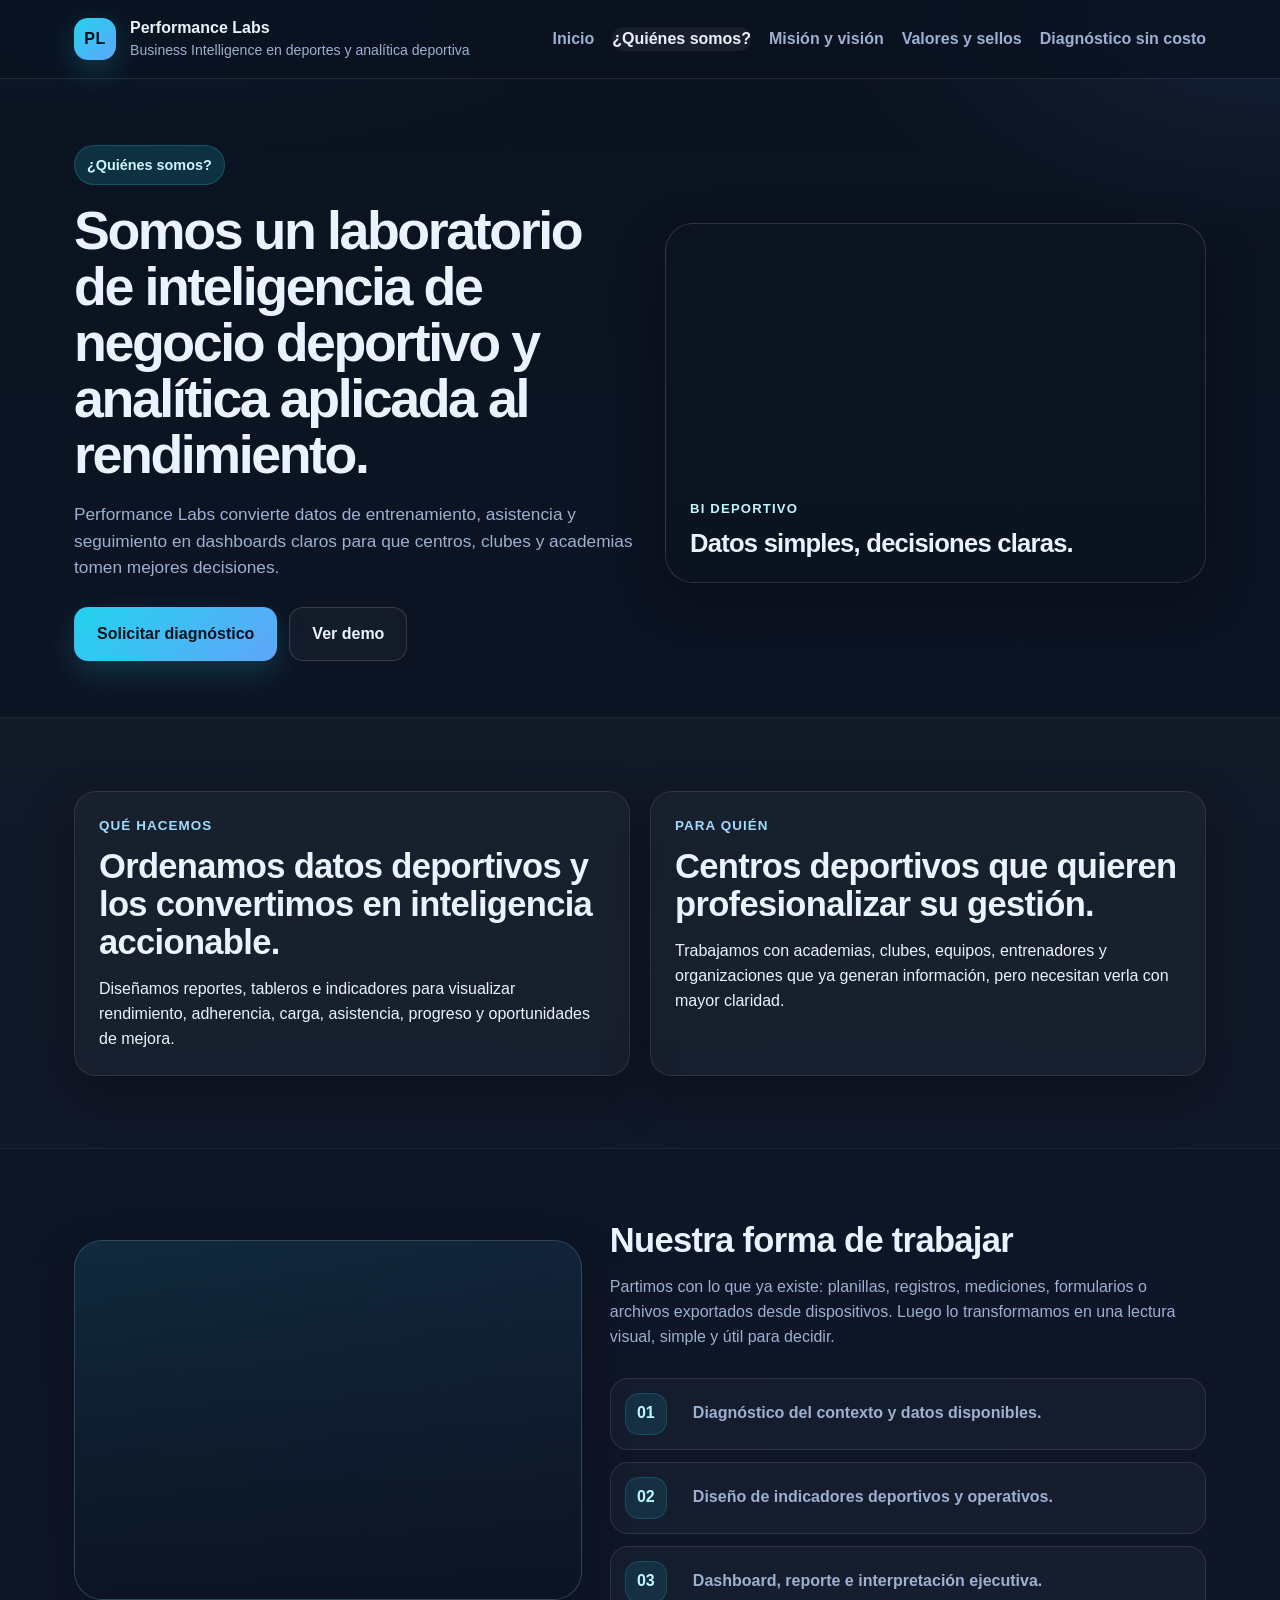
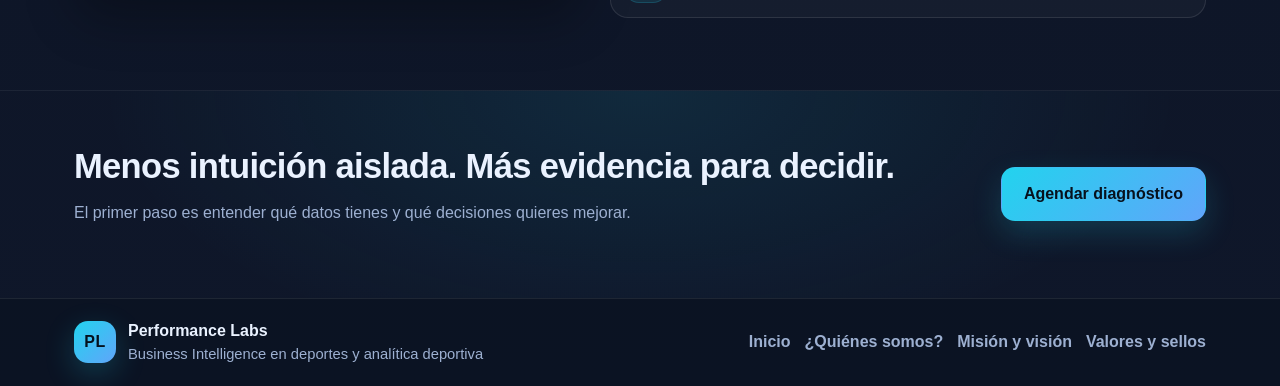
<file: quienes-somos.html>
<!doctype html>
<html lang="es">
<head>
  <meta charset="utf-8" />
  <meta name="viewport" content="width=device-width,initial-scale=1" />
  <title>¿Quiénes somos? | Performance Labs</title>
  <meta name="description" content="Performance Labs es un laboratorio de BI deportivo y analítica aplicada al rendimiento." />
  <meta name="theme-color" content="#0B1220" />
  <link rel="stylesheet" href="./styles.css" />
</head>
<body>
  <a class="skip" href="#main">Saltar al contenido</a>
  <header class="topbar">
    <div class="container topbar__inner">
      <a href="./index.html" class="brand" aria-label="Ir al inicio">
        <div class="brand__mark">PL</div>
        <div>
          <div class="brand__name">Performance Labs</div>
          <div class="brand__tag">Business Intelligence en deportes y analítica deportiva</div>
        </div>
      </a>
      <nav class="nav" aria-label="Navegación principal">
        <a href="./index.html" data-page="index.html">Inicio</a>
        <a href="./quienes-somos.html" data-page="quienes-somos.html" class="active">¿Quiénes somos?</a>
        <a href="./mision-vision.html" data-page="mision-vision.html">Misión y visión</a>
        <a href="./valores-sellos.html" data-page="valores-sellos.html">Valores y sellos</a>
        <a class="nav__cta" href="https://forms.gle/euswJzYcN6MjkFT76" target="_blank" rel="noopener">Diagnóstico sin costo</a>
      </nav>
    </div>
  </header>

  <main id="main">

    <section class="page-hero page-hero--compact">
      <div class="container page-hero__grid">
        <div>
          <div class="badge">¿Quiénes somos?</div>
          <h1>Somos un laboratorio de inteligencia de negocio deportivo y analítica aplicada al rendimiento.</h1>
          <p class="lead">Performance Labs convierte datos de entrenamiento, asistencia y seguimiento en dashboards claros para que centros, clubes y academias tomen mejores decisiones.</p>
          <div class="page-actions">
            <a class="btn btn--primary btn--large" href="https://forms.gle/euswJzYcN6MjkFT76" target="_blank" rel="noopener">Solicitar diagnóstico</a>
            <a class="btn btn--ghost btn--large" href="./demo/" target="_blank" rel="noopener">Ver demo</a>
          </div>
        </div>
        <aside class="visual-card visual-card--team">
          <div class="visual-card__overlay">
            <span>BI deportivo</span>
            <strong>Datos simples, decisiones claras.</strong>
          </div>
        </aside>
      </div>
    </section>

    <section class="section section--soft">
      <div class="container compact-grid">
        <article class="content-box">
          <div class="eyebrow">Qué hacemos</div>
          <h2>Ordenamos datos deportivos y los convertimos en inteligencia accionable.</h2>
          <p>Diseñamos reportes, tableros e indicadores para visualizar rendimiento, adherencia, carga, asistencia, progreso y oportunidades de mejora.</p>
        </article>

        <article class="content-box">
          <div class="eyebrow">Para quién</div>
          <h2>Centros deportivos que quieren profesionalizar su gestión.</h2>
          <p>Trabajamos con academias, clubes, equipos, entrenadores y organizaciones que ya generan información, pero necesitan verla con mayor claridad.</p>
        </article>
      </div>
    </section>

    <section class="section">
      <div class="container image-text-grid">
        <div class="visual-card visual-card--dashboard"></div>
        <div>
          <div class="section__head">
            <h2>Nuestra forma de trabajar</h2>
            <p class="muted">Partimos con lo que ya existe: planillas, registros, mediciones, formularios o archivos exportados desde dispositivos. Luego lo transformamos en una lectura visual, simple y útil para decidir.</p>
          </div>

          <div class="mini-list">
            <div><strong>01</strong><span>Diagnóstico del contexto y datos disponibles.</span></div>
            <div><strong>02</strong><span>Diseño de indicadores deportivos y operativos.</span></div>
            <div><strong>03</strong><span>Dashboard, reporte e interpretación ejecutiva.</span></div>
          </div>
        </div>
      </div>
    </section>

    <section class="final">
      <div class="container final__grid">
        <div>
          <h2>Menos intuición aislada. Más evidencia para decidir.</h2>
          <p class="muted">El primer paso es entender qué datos tienes y qué decisiones quieres mejorar.</p>
        </div>
        <div class="final__cta">
          <a class="btn btn--primary btn--large" href="https://forms.gle/euswJzYcN6MjkFT76" target="_blank" rel="noopener">Agendar diagnóstico</a>
        </div>
      </div>
    </section>

  </main>

  <footer class="footer">
    <div class="container footer__inner">
      <div class="footer__left">
        <div class="footer__mark">PL</div>
        <div>
          <div class="footer__brand">Performance Labs</div>
          <div class="muted--small">Business Intelligence en deportes y analítica deportiva</div>
        </div>
      </div>
      <div class="footer__right">
        <a href="./index.html">Inicio</a>
        <a href="./quienes-somos.html">¿Quiénes somos?</a>
        <a href="./mision-vision.html">Misión y visión</a>
        <a href="./valores-sellos.html">Valores y sellos</a>
      </div>
    </div>
  </footer>

  <script src="./app.js"></script>
</body>
</html>
</file>
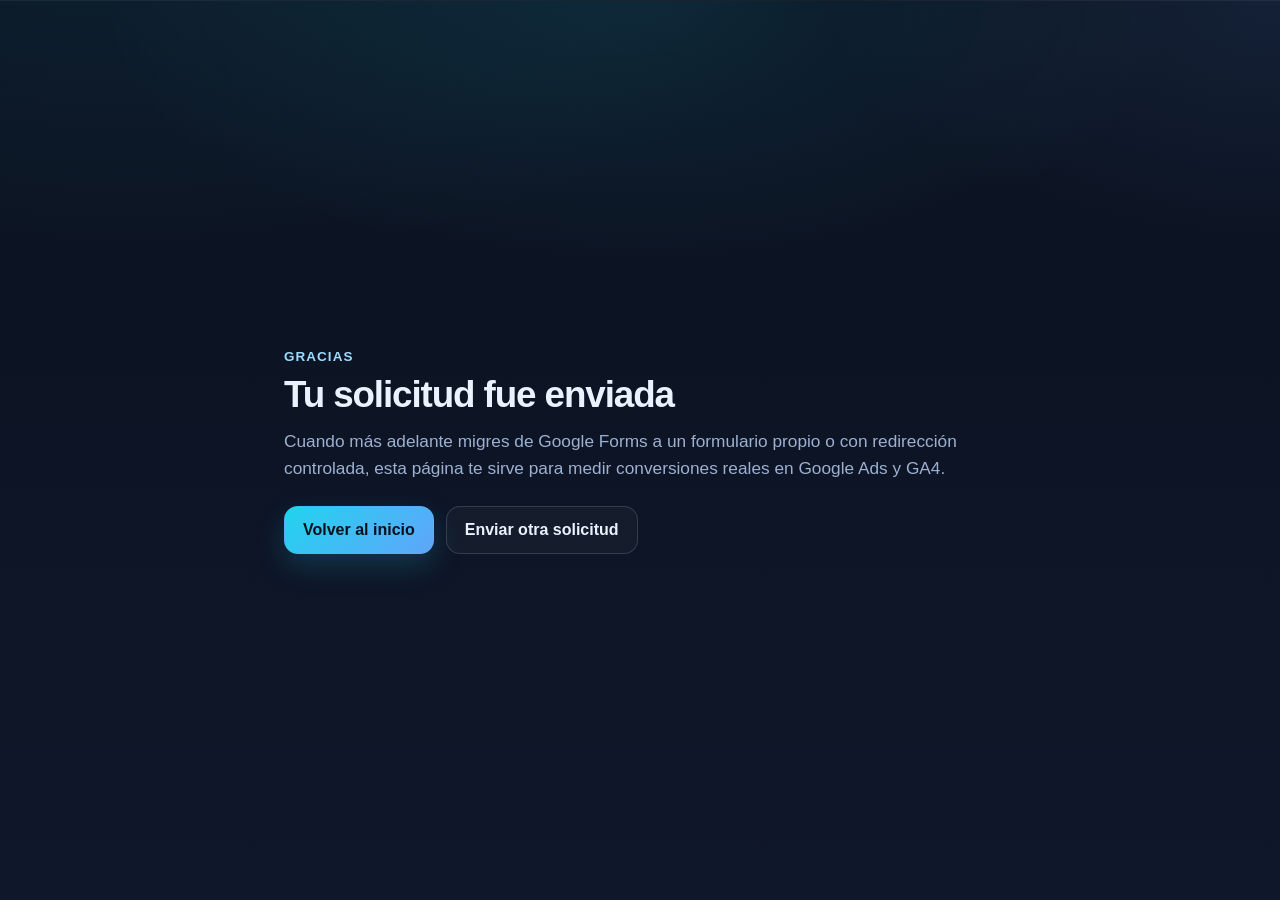
<file: thank-you.html>
<!doctype html>
<html lang="es">
<head>
  <!-- Google Tag Manager -->
<script>
  (function(w,d,s,l,i){
    w[l]=w[l]||[]; // Crea una “mochila” donde Google guarda eventos del sitio.
    w[l].push({'gtm.start': new Date().getTime(),event:'gtm.js'}); // Marca el momento exacto en que GTM empieza a funcionar.
    var f=d.getElementsByTagName(s)[0], // Busca el primer script de la página para insertar GTM antes.
        j=d.createElement(s), // Crea una nueva etiqueta script para cargar GTM.
        dl=l!='dataLayer'?'&l='+l:''; // Agrega el nombre del dataLayer si usás uno distinto al normal.
    j.async=true; // Hace que GTM cargue sin frenar la página.
    j.src='https://www.googletagmanager.com/gtm.js?id=GTM-KS28BPPV'+dl; // Carga tu contenedor GTM usando tu ID.
    f.parentNode.insertBefore(j,f); // Inserta GTM en la página antes del primer script encontrado.
  })(window,document,'script','dataLayer','GTM-KS28BPPV'); // Ejecuta todo usando la ventana, documento, tipo script, dataLayer y tu ID de GTM.
</script>
<!-- End Google Tag Manager -->
  <meta charset="utf-8" />
  <meta name="viewport" content="width=device-width,initial-scale=1" />
  <title>Gracias | Performance Labs</title>
  <meta name="theme-color" content="#0B1220" />
  <link rel="stylesheet" href="./styles.css" />
</head>
<body>
  <!-- Google Tag Manager (noscript) -->
<noscript>
  <iframe 
    src="https://www.googletagmanager.com/ns.html?id=GTM-KS28BPPV"
    height="0"
    width="0"
    style="display:none;visibility:hidden">
  </iframe>
</noscript>
<!-- End Google Tag Manager (noscript) -->
  <main class="final" style="min-height:100vh;display:grid;place-items:center;">
    <div class="container" style="max-width:760px;">
      <div class="hero-lead-box" style="top:0;">
        <div class="lead-box__kicker">Gracias</div>
        <h1 style="font-size:2.3rem;margin-top:8px;">Tu solicitud fue enviada</h1>
        <p class="lead" style="margin-top:14px;max-width:none;">Cuando más adelante migres de Google Forms a un formulario propio o con redirección controlada, esta página te sirve para medir conversiones reales en Google Ads y GA4.</p>
        <div class="cta" style="margin-top:24px;">
          <a class="btn btn--primary" href="./">Volver al inicio</a>
          <a class="btn btn--ghost" href="https://forms.gle/euswJzYcN6MjkFT76" target="_blank" rel="noopener noreferrer">Enviar otra solicitud</a>
        </div>
      </div>
    </div>
  </main>
  <script src="./app.js"></script>
</body>
</html>
</file>
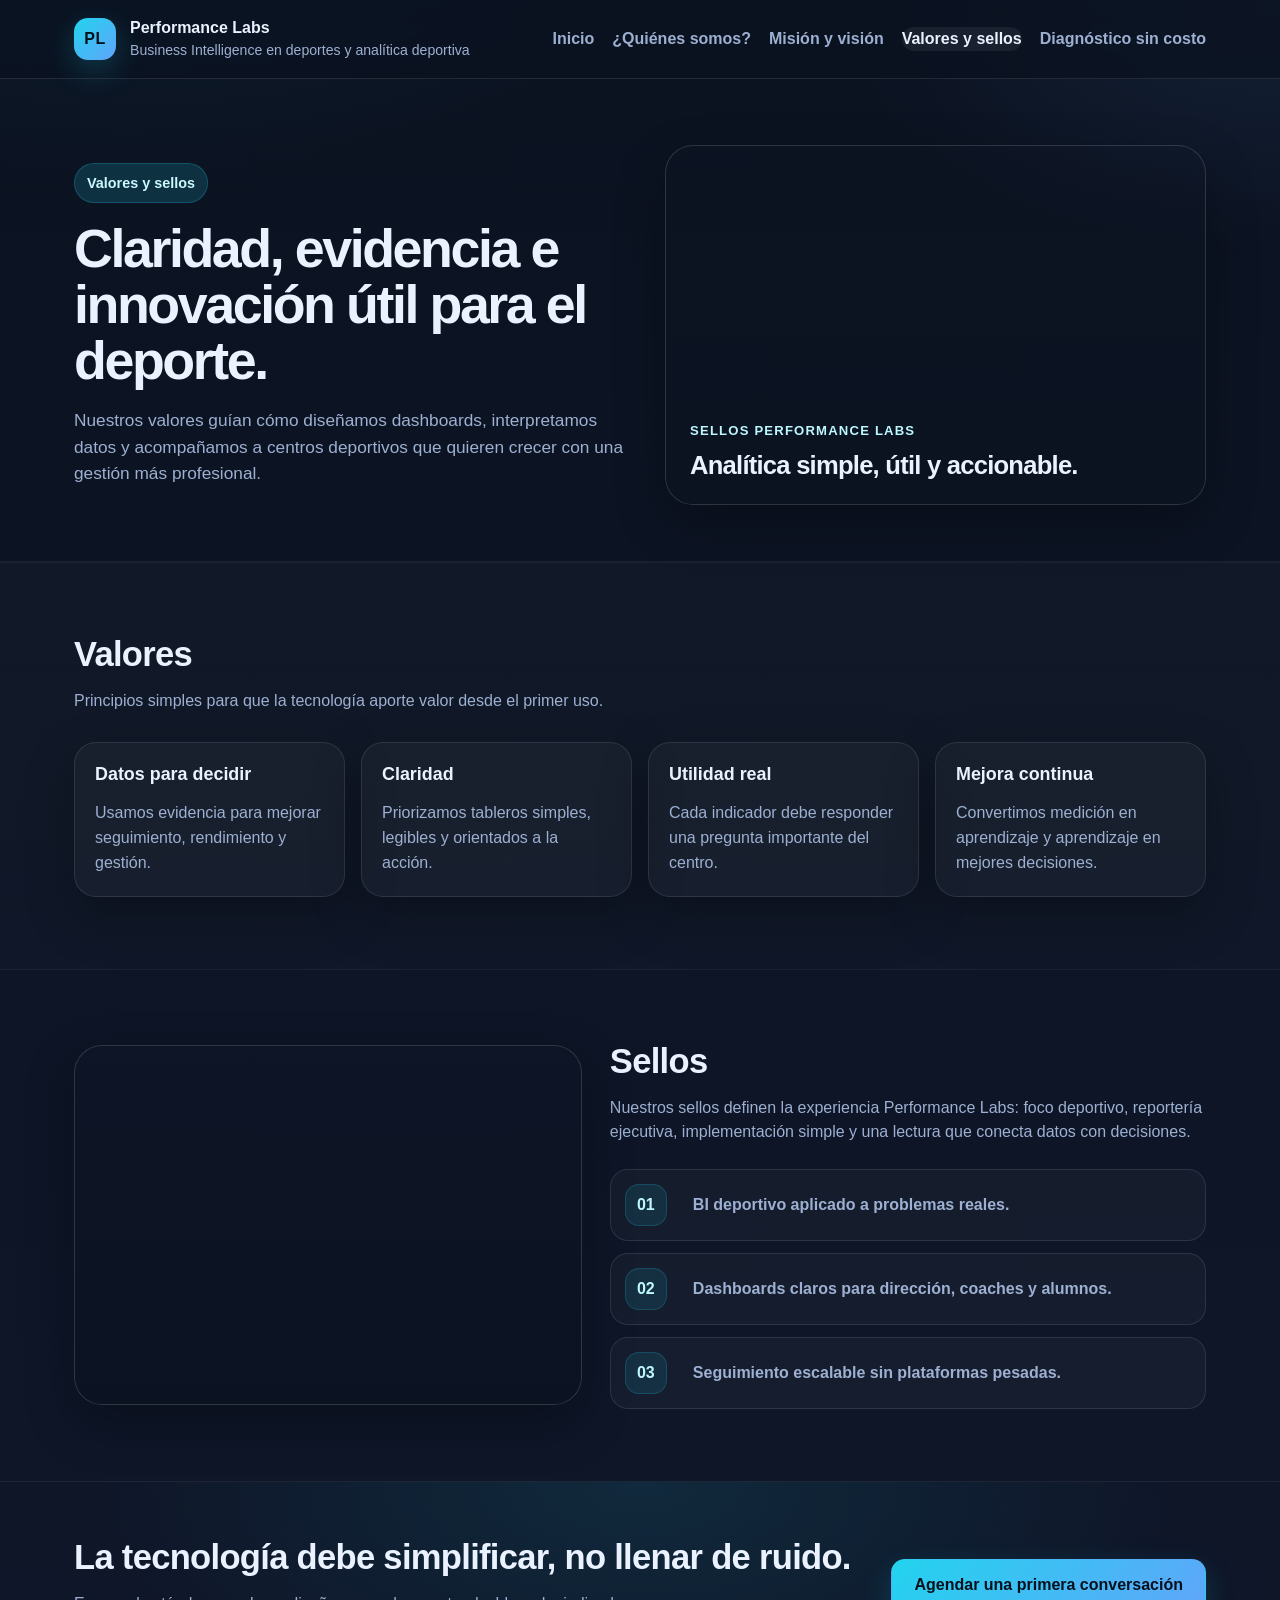
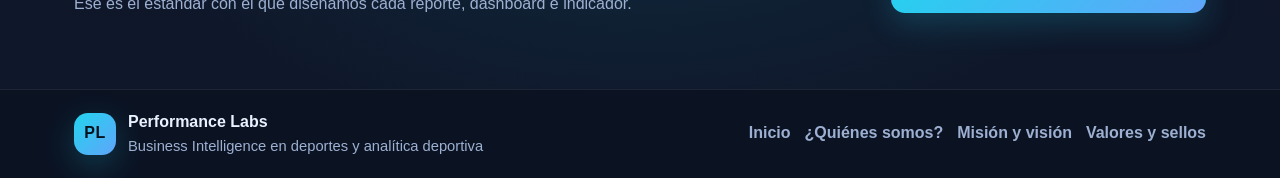
<file: valores-sellos.html>
<!doctype html>
<html lang="es">
<head>
  <meta charset="utf-8" />
  <meta name="viewport" content="width=device-width,initial-scale=1" />
  <title>Valores y sellos | Performance Labs</title>
  <meta name="description" content="Valores y sellos de Performance Labs para BI deportivo, dashboards y analítica deportiva." />
  <meta name="theme-color" content="#0B1220" />
  <link rel="stylesheet" href="./styles.css" />
</head>
<body>
  <a class="skip" href="#main">Saltar al contenido</a>
  <header class="topbar">
    <div class="container topbar__inner">
      <a href="./index.html" class="brand" aria-label="Ir al inicio">
        <div class="brand__mark">PL</div>
        <div>
          <div class="brand__name">Performance Labs</div>
          <div class="brand__tag">Business Intelligence en deportes y analítica deportiva</div>
        </div>
      </a>
      <nav class="nav" aria-label="Navegación principal">
        <a href="./index.html" data-page="index.html">Inicio</a>
        <a href="./quienes-somos.html" data-page="quienes-somos.html">¿Quiénes somos?</a>
        <a href="./mision-vision.html" data-page="mision-vision.html">Misión y visión</a>
        <a href="./valores-sellos.html" data-page="valores-sellos.html" class="active">Valores y sellos</a>
        <a class="nav__cta" href="https://forms.gle/euswJzYcN6MjkFT76" target="_blank" rel="noopener">Diagnóstico sin costo</a>
      </nav>
    </div>
  </header>

  <main id="main">

    <section class="page-hero page-hero--compact">
      <div class="container page-hero__grid">
        <div>
          <div class="badge">Valores y sellos</div>
          <h1>Claridad, evidencia e innovación útil para el deporte.</h1>
          <p class="lead">Nuestros valores guían cómo diseñamos dashboards, interpretamos datos y acompañamos a centros deportivos que quieren crecer con una gestión más profesional.</p>
        </div>
        <aside class="visual-card visual-card--court">
          <div class="visual-card__overlay">
            <span>Sellos Performance Labs</span>
            <strong>Analítica simple, útil y accionable.</strong>
          </div>
        </aside>
      </div>
    </section>

    <section class="section section--soft">
      <div class="container">
        <div class="section__head">
          <h2>Valores</h2>
          <p class="muted">Principios simples para que la tecnología aporte valor desde el primer uso.</p>
        </div>

        <div class="values-grid values-grid--compact">
          <article class="value-card"><h3>Datos para decidir</h3><p>Usamos evidencia para mejorar seguimiento, rendimiento y gestión.</p></article>
          <article class="value-card"><h3>Claridad</h3><p>Priorizamos tableros simples, legibles y orientados a la acción.</p></article>
          <article class="value-card"><h3>Utilidad real</h3><p>Cada indicador debe responder una pregunta importante del centro.</p></article>
          <article class="value-card"><h3>Mejora continua</h3><p>Convertimos medición en aprendizaje y aprendizaje en mejores decisiones.</p></article>
        </div>
      </div>
    </section>

    <section class="section">
      <div class="container image-text-grid">
        <div class="visual-card visual-card--swim"></div>
        <div>
          <h2>Sellos</h2>
          <p class="muted">Nuestros sellos definen la experiencia Performance Labs: foco deportivo, reportería ejecutiva, implementación simple y una lectura que conecta datos con decisiones.</p>

          <div class="mini-list">
            <div><strong>01</strong><span>BI deportivo aplicado a problemas reales.</span></div>
            <div><strong>02</strong><span>Dashboards claros para dirección, coaches y alumnos.</span></div>
            <div><strong>03</strong><span>Seguimiento escalable sin plataformas pesadas.</span></div>
          </div>
        </div>
      </div>
    </section>

    <section class="final">
      <div class="container final__grid">
        <div>
          <h2>La tecnología debe simplificar, no llenar de ruido.</h2>
          <p class="muted">Ese es el estándar con el que diseñamos cada reporte, dashboard e indicador.</p>
        </div>
        <div class="final__cta">
          <a class="btn btn--primary btn--large" href="https://forms.gle/euswJzYcN6MjkFT76" target="_blank" rel="noopener">Agendar una primera conversación</a>
        </div>
      </div>
    </section>

  </main>

  <footer class="footer">
    <div class="container footer__inner">
      <div class="footer__left">
        <div class="footer__mark">PL</div>
        <div>
          <div class="footer__brand">Performance Labs</div>
          <div class="muted--small">Business Intelligence en deportes y analítica deportiva</div>
        </div>
      </div>
      <div class="footer__right">
        <a href="./index.html">Inicio</a>
        <a href="./quienes-somos.html">¿Quiénes somos?</a>
        <a href="./mision-vision.html">Misión y visión</a>
        <a href="./valores-sellos.html">Valores y sellos</a>
      </div>
    </div>
  </footer>

  <script src="./app.js"></script>
</body>
</html>
</file>
<file: styles.css>
:root{
  --bg:#0B1220;
  --bg-soft:#101A2F;
  --card:#111C33;
  --card-2:#14213D;
  --text:#EAF2FF;
  --muted:#9DB0D1;
  --line:rgba(255,255,255,.10);
  --line-2:rgba(255,255,255,.14);
  --cyan:#22D3EE;
  --cyan-soft:rgba(34,211,238,.16);
  --blue:#60A5FA;
  --shadow:0 20px 50px rgba(0,0,0,.28);
  --radius:22px;
  --radius-sm:16px;
  --max:1180px;
}

*{box-sizing:border-box}
html{scroll-behavior:smooth}
body{
  margin:0;
  font-family:Inter,Segoe UI,Roboto,Arial,sans-serif;
  background:
    radial-gradient(1200px 600px at 10% -10%, rgba(34,211,238,.08), transparent 60%),
    radial-gradient(900px 500px at 100% 0%, rgba(96,165,250,.10), transparent 50%),
    linear-gradient(180deg, #0B1220 0%, #0F172A 100%);
  color:var(--text);
  line-height:1.55;
}

a{color:inherit;text-decoration:none}
.container{max-width:var(--max);margin:0 auto;padding:0 24px}
.skip{position:absolute;left:-9999px;top:auto}
.skip:focus{left:16px;top:16px;z-index:999;background:#fff;color:#000;padding:10px 12px;border-radius:10px}

.topbar{position:sticky;top:0;z-index:40;backdrop-filter:blur(12px);background:rgba(11,18,32,.78);border-bottom:1px solid var(--line)}
.topbar__inner{display:flex;align-items:center;justify-content:space-between;gap:20px;min-height:78px}
.brand{display:flex;align-items:center;gap:14px}
.brand--link{min-width:0}
.brand__mark,.footer__mark{width:42px;height:42px;border-radius:14px;display:grid;place-items:center;font-weight:900;letter-spacing:.04em;color:#04111D;background:linear-gradient(135deg, var(--cyan), var(--blue));box-shadow:0 10px 30px rgba(34,211,238,.22)}
.brand__name{font-size:1rem;font-weight:900}
.brand__tag{font-size:.88rem;color:var(--muted)}
.nav{display:flex;align-items:center;gap:18px}
.nav a{color:var(--muted);font-weight:700}
.nav a:hover{color:var(--text)}
.topbar--landing .nav a{font-size:.95rem}

.btn{display:inline-flex;align-items:center;justify-content:center;gap:10px;min-height:48px;padding:0 18px;border-radius:14px;border:1px solid transparent;font-weight:800;transition:.2s ease;white-space:nowrap}
.btn--primary{background:linear-gradient(135deg, var(--cyan), var(--blue));color:#07111D;box-shadow:0 12px 30px rgba(34,211,238,.18)}
.btn--primary:hover{transform:translateY(-1px);box-shadow:0 18px 38px rgba(34,211,238,.22)}
.btn--ghost{border-color:var(--line-2);background:rgba(255,255,255,.03);color:var(--text)}
.btn--ghost:hover{border-color:rgba(34,211,238,.44);background:rgba(34,211,238,.06)}
.btn--demo{border-color:rgba(34,211,238,.44);background:rgba(34,211,238,.08);color:var(--text)}
.btn--demo:hover{transform:translateY(-1px);border-color:rgba(34,211,238,.70);background:rgba(34,211,238,.13);box-shadow:0 14px 32px rgba(34,211,238,.14)}
.btn--nav{white-space:nowrap}
.btn--large{min-height:54px;padding:0 22px}
.btn--full{width:100%}

.hero{padding:84px 0 44px}
.hero__grid{display:grid;grid-template-columns:1.15fr .85fr;gap:34px;align-items:start}
.badge{display:inline-flex;align-items:center;gap:10px;padding:8px 12px;border-radius:999px;background:var(--cyan-soft);border:1px solid rgba(34,211,238,.22);color:#C9F9FF;font-size:.9rem;font-weight:800;margin-bottom:18px}
h1,h2,h3{margin:0}
h1{font-size:clamp(2.2rem, 4vw, 3.8rem);line-height:1.05;letter-spacing:-.03em}
h2{font-size:clamp(1.65rem, 2.7vw, 2.45rem);line-height:1.1;letter-spacing:-.02em}
h3{font-size:1.12rem;line-height:1.25}
.lead{margin:18px 0 0;color:var(--muted);font-size:1.08rem;max-width:760px}
.hero__micro{margin-top:14px;color:var(--muted);font-size:.95rem}
.cta{display:flex;flex-wrap:wrap;gap:12px;margin-top:26px}
.cta--compact{margin-top:18px}

.preview-card{border:1px solid rgba(34,211,238,.16);background:linear-gradient(180deg, rgba(17,28,51,.94), rgba(11,18,32,.92));border-radius:26px;box-shadow:var(--shadow);padding:24px;position:relative;top:8px}
.preview-card__top{display:flex;align-items:flex-start;justify-content:space-between;gap:18px;margin-bottom:18px}
.preview-card__top h2{margin-top:6px;font-size:1.45rem}
.preview-card__tabs{display:flex;gap:8px;flex-wrap:wrap;justify-content:flex-end}
.preview-card__tabs span{font-size:.78rem;color:var(--muted);border:1px solid var(--line);padding:6px 8px;border-radius:999px;background:rgba(255,255,255,.03)}
.lead-box__kicker,.diagnostic-box__kicker,.case-box__label,.card__kicker{color:#9EDCFF;font-size:.84rem;font-weight:900;text-transform:uppercase;letter-spacing:.08em}
.metric-grid{display:grid;grid-template-columns:1fr 1fr;gap:12px;margin-bottom:14px}
.metric{border:1px solid var(--line);background:rgba(255,255,255,.035);border-radius:18px;padding:16px}
.metric span{display:block;color:var(--muted);font-size:.86rem}
.metric strong{display:block;font-size:2rem;line-height:1;margin:10px 0 6px}
.metric small{color:#BDF8FF;font-weight:800}
.chart-card{height:170px;border:1px solid var(--line);background:rgba(255,255,255,.025);border-radius:20px;padding:18px;margin-bottom:14px}
.bars{height:100%;display:flex;align-items:end;gap:12px}
.bars i{flex:1;border-radius:12px 12px 4px 4px;background:linear-gradient(180deg,var(--cyan),var(--blue));opacity:.88}
.insight{margin:0;padding:15px 16px;border-left:3px solid var(--cyan);color:#D9FAFF;background:rgba(34,211,238,.06);border-radius:14px;font-size:.95rem}
.preview-card__footer{margin-top:14px;text-align:right;color:#BDF8FF;font-weight:900}

.section{padding:72px 0}
.section--soft{background:linear-gradient(180deg, rgba(255,255,255,.02), rgba(255,255,255,.01));border-top:1px solid rgba(255,255,255,.04);border-bottom:1px solid rgba(255,255,255,.04)}
.section__head{max-width:860px;margin-bottom:28px}
.muted{color:var(--muted)}
.muted--small{font-size:.92rem;color:var(--muted)}

.solution-grid{display:grid;grid-template-columns:1fr 1fr;gap:20px}
.solution-block,.mini-card,.step,.price-card{border:1px solid var(--line);background:rgba(255,255,255,.03);border-radius:var(--radius);box-shadow:var(--shadow)}
.solution-block{padding:22px}
.solution-block__head{display:flex;flex-wrap:wrap;gap:8px;margin-bottom:18px}
.pill{display:inline-flex;align-items:center;min-height:32px;padding:0 11px;border-radius:999px;border:1px solid var(--line);color:var(--muted);font-weight:800;font-size:.86rem;background:rgba(255,255,255,.025)}
.pill--active{color:#07111D;background:linear-gradient(135deg,var(--cyan),var(--blue));border-color:transparent}
.card-grid{display:grid;grid-template-columns:1fr 1fr;gap:16px;margin-top:18px}
.mini-card{padding:18px}
.mini-card span{display:block;color:#9EDCFF;font-size:.82rem;font-weight:900;text-transform:uppercase;letter-spacing:.08em}
.mini-card strong{display:block;margin-top:8px}

.steps{display:grid;grid-template-columns:repeat(4,minmax(0,1fr));gap:18px}
.step{padding:22px}
.step__num{width:42px;height:42px;display:grid;place-items:center;border-radius:14px;background:rgba(34,211,238,.10);border:1px solid rgba(34,211,238,.18);color:#BDF8FF;font-weight:900}
.step__title{margin-top:14px;font-weight:900}
.step__desc{margin-top:8px;color:var(--muted)}

.section--diagnostic-cta{background:radial-gradient(900px 450px at 50% 0%, rgba(34,211,238,.10), transparent 60%), linear-gradient(180deg, rgba(255,255,255,.02), rgba(255,255,255,.01));border-top:1px solid rgba(255,255,255,.04);border-bottom:1px solid rgba(255,255,255,.04)}
.pricing-grid{display:grid;grid-template-columns:repeat(3,minmax(0,1fr));gap:18px}
.price-card{padding:24px}
.price-card--featured{border-color:rgba(34,211,238,.32);background:linear-gradient(180deg,rgba(34,211,238,.10),rgba(255,255,255,.03))}
.price-card h3{margin-top:10px}
.price{font-size:2rem;font-weight:950;margin:18px 0;color:var(--text)}
.price span{font-size:1rem;color:var(--muted);font-weight:800}
.price-card ul{padding-left:18px;color:var(--muted);margin:0 0 22px}
.price-card li+li{margin-top:8px}

.faq details{border-radius:18px;border:1px solid var(--line);background:rgba(255,255,255,.03);padding:16px 18px;margin:10px 0}
.faq summary{cursor:pointer;font-weight:850}
.faq__body{color:var(--muted);margin-top:10px}

.final{padding:56px 0;border-top:1px solid rgba(255,255,255,.06);background:radial-gradient(900px 450px at 50% 0%, rgba(34,211,238,.10), transparent 60%)}
.final__grid{display:flex;align-items:center;justify-content:space-between;gap:18px;flex-wrap:wrap}
.final__cta{display:flex;gap:12px;flex-wrap:wrap}

.footer{border-top:1px solid rgba(255,255,255,.08);padding:20px 0;background:rgba(11,18,32,.72)}
.footer__inner{display:flex;align-items:center;justify-content:space-between;gap:18px;flex-wrap:wrap}
.footer__left{display:flex;align-items:center;gap:12px}
.footer__brand{font-weight:900}
.footer__right{display:flex;flex-wrap:wrap;gap:14px}
.footer__right a{color:var(--muted);font-weight:700}
.footer__right a:hover{color:var(--text)}

@media (max-width: 1100px){
  .hero__grid,.solution-grid{grid-template-columns:1fr}
  .pricing-grid{grid-template-columns:1fr 1fr}
  .steps{grid-template-columns:repeat(2,minmax(0,1fr))}
}

@media (max-width: 760px){
  .nav,.btn--nav{display:none}
  .container{padding:0 18px}
  h1{font-size:2.15rem}
  h2{font-size:1.65rem}
  .card-grid,.steps,.pricing-grid,.metric-grid{grid-template-columns:1fr}
  .preview-card__top{flex-direction:column}
}

/* === Calibración páginas institucionales: BI deportivo + síntesis visual === */
.page-hero{padding:76px 0 58px;border-bottom:1px solid rgba(255,255,255,.06)}
.page-hero--compact{padding-top:66px;padding-bottom:56px}
.page-hero__grid{display:grid;grid-template-columns:1.02fr .98fr;gap:28px;align-items:center}
.page-hero h1{font-size:clamp(2.1rem,4.2vw,4.2rem);line-height:1.04;letter-spacing:-.045em;margin:0}
.page-hero .lead{margin-top:18px;max-width:760px}
.page-actions{display:flex;gap:12px;flex-wrap:wrap;margin-top:26px}
.content-box{border:1px solid var(--line);background:rgba(255,255,255,.03);border-radius:var(--radius);box-shadow:var(--shadow);padding:24px}
.content-box--featured{background:linear-gradient(180deg,rgba(34,211,238,.08),rgba(255,255,255,.03));border-color:rgba(34,211,238,.22)}
.content-box h2{margin-bottom:12px}
.content-box p{margin-bottom:0}
.eyebrow{color:#9EDCFF;font-size:.84rem;font-weight:900;text-transform:uppercase;letter-spacing:.08em;margin-bottom:10px}
.compact-grid{display:grid;grid-template-columns:1fr 1fr;gap:20px}
.image-text-grid{display:grid;grid-template-columns:.92fr 1.08fr;gap:28px;align-items:center}
.image-text-grid--reverse{grid-template-columns:1.08fr .92fr}
.visual-card{min-height:360px;border:1px solid rgba(255,255,255,.14);border-radius:28px;background:#111C33;box-shadow:var(--shadow);overflow:hidden;position:relative}
.visual-card::after{content:"";position:absolute;inset:0;background:linear-gradient(180deg,rgba(11,18,32,.04),rgba(11,18,32,.88))}
.visual-card__overlay{position:absolute;z-index:2;left:24px;right:24px;bottom:24px}
.visual-card__overlay span{display:inline-flex;margin-bottom:10px;color:#BDF8FF;font-size:.82rem;font-weight:900;text-transform:uppercase;letter-spacing:.09em}
.visual-card__overlay strong{display:block;font-size:1.6rem;line-height:1.12;letter-spacing:-.03em}
.visual-card--team{background:url('https://images.unsplash.com/photo-1517649763962-0c623066013b?auto=format&fit=crop&w=1300&q=80') center/cover}
.visual-card--dashboard{background:
  linear-gradient(135deg,rgba(34,211,238,.12),rgba(96,165,250,.08)),
  url('https://images.unsplash.com/photo-1551288049-bebda4e38f71?auto=format&fit=crop&w=1300&q=80') center/cover}
.visual-card--track{background:url('https://images.unsplash.com/photo-1461896836934-ffe607ba8211?auto=format&fit=crop&w=1300&q=80') center/cover}
.visual-card--analysis{background:
  linear-gradient(135deg,rgba(34,211,238,.08),rgba(96,165,250,.08)),
  url('https://images.unsplash.com/photo-1552664730-d307ca884978?auto=format&fit=crop&w=1300&q=80') center/cover}
.visual-card--court{background:url('https://images.unsplash.com/photo-1622279457486-62dcc4a431d6?auto=format&fit=crop&w=1300&q=80') center/cover}
.visual-card--swim{background:url('https://images.unsplash.com/photo-1530549387789-4c1017266635?auto=format&fit=crop&w=1300&q=80') center/cover}
.mini-list{display:grid;gap:12px;margin-top:24px}
.mini-list div{display:grid;grid-template-columns:54px 1fr;gap:14px;align-items:center;border:1px solid var(--line);background:rgba(255,255,255,.03);border-radius:18px;padding:14px}
.mini-list strong{width:42px;height:42px;display:grid;place-items:center;border-radius:14px;background:rgba(34,211,238,.1);border:1px solid rgba(34,211,238,.18);color:#BDF8FF}
.mini-list span{color:var(--muted);font-weight:750}
.tag-row{display:flex;flex-wrap:wrap;gap:10px;margin-top:24px}
.tag-row span{border:1px solid rgba(34,211,238,.22);background:rgba(34,211,238,.08);color:#D9FAFF;border-radius:999px;padding:9px 12px;font-weight:800}
.values-grid{display:grid;grid-template-columns:repeat(4,minmax(0,1fr));gap:16px}
.values-grid--compact .value-card{min-height:150px}
.value-card{border:1px solid var(--line);background:rgba(255,255,255,.03);border-radius:var(--radius);box-shadow:var(--shadow);padding:20px}
.value-card p{margin-bottom:0;color:var(--muted)}
.nav a.active{color:var(--text);background:rgba(255,255,255,.06);border-radius:12px}

@media (max-width: 1100px){
  .page-hero__grid,.compact-grid,.image-text-grid,.image-text-grid--reverse{grid-template-columns:1fr}
  .values-grid{grid-template-columns:repeat(2,minmax(0,1fr))}
  .visual-card{min-height:300px}
}
@media (max-width: 760px){
  .values-grid{grid-template-columns:1fr}
  .page-hero{padding-top:44px}
  .visual-card{min-height:260px}
}
</file>
